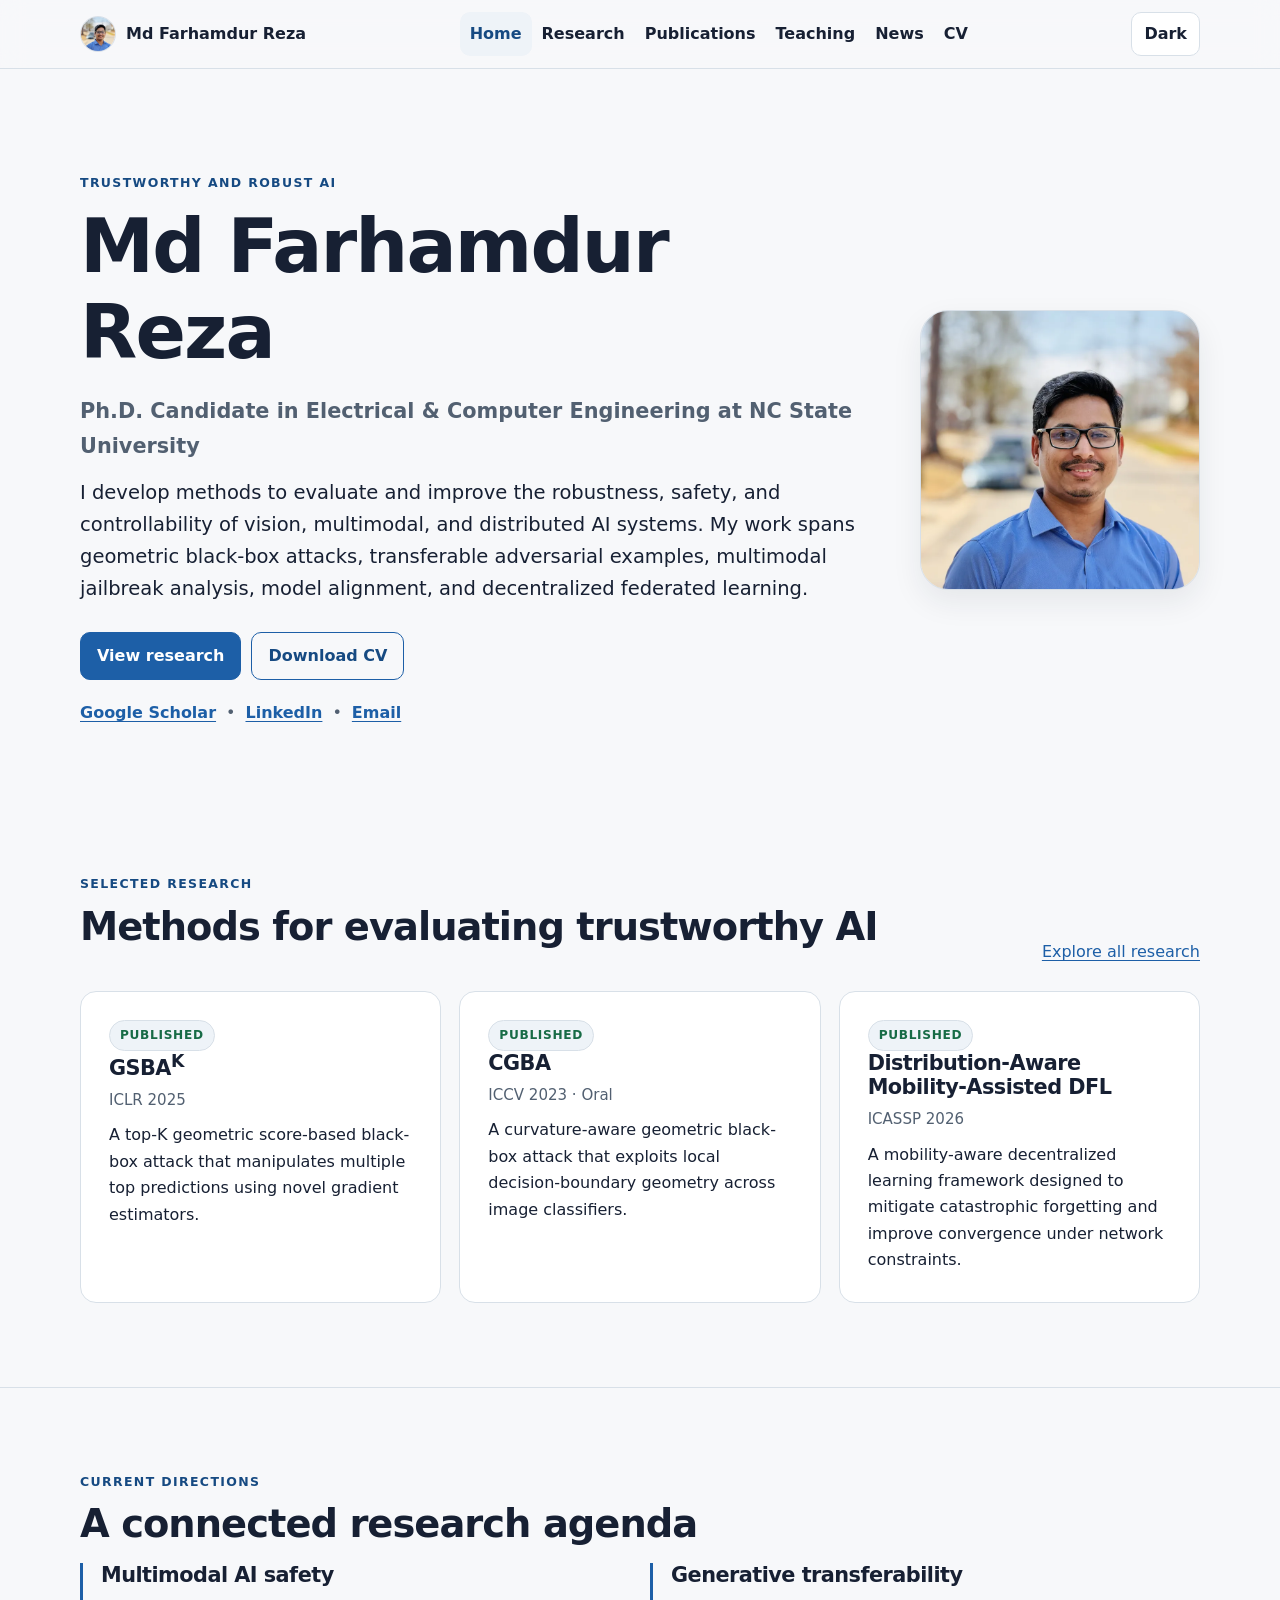
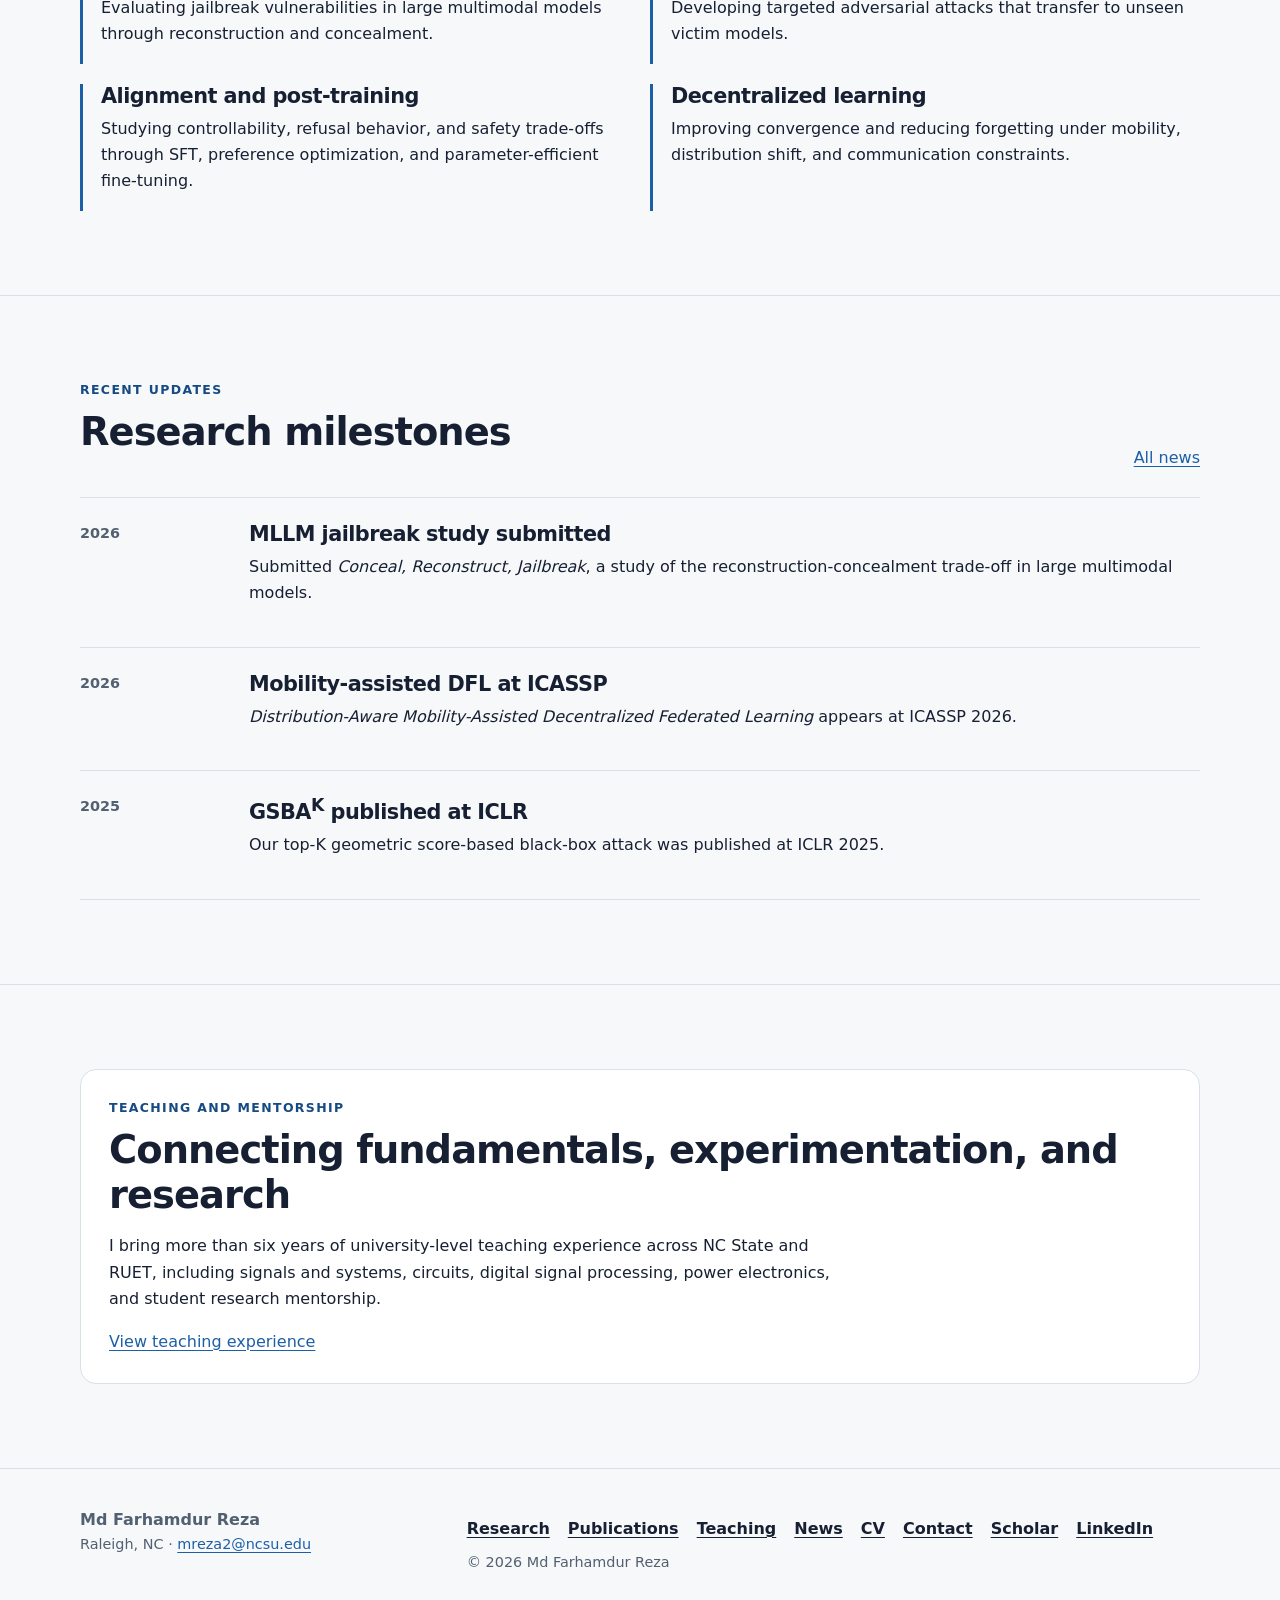
<file: index.html>
<!doctype html>
<html lang="en">
<head>
  <meta charset="utf-8">
  <meta name="viewport" content="width=device-width, initial-scale=1">
  <meta name="theme-color" content="#F7F8FA" media="(prefers-color-scheme: light)">
  <meta name="theme-color" content="#0D1420" media="(prefers-color-scheme: dark)">
  <title>Md Farhamdur Reza | Trustworthy AI Researcher</title>
  <meta name="description" content="Md Farhamdur Reza researches adversarial machine learning, multimodal AI safety, alignment, generative attacks, and decentralized federated learning.">
  <link rel="canonical" href="https://farhamdur.github.io/">
  <link rel="icon" href="favicon.svg" type="image/svg+xml">
  <link rel="stylesheet" href="assets/css/styles.css">
  <script defer src="assets/js/app.js"></script>
  <meta property="og:title" content="Md Farhamdur Reza | Trustworthy AI Researcher">
  <meta property="og:description" content="Research in adversarial machine learning, multimodal AI safety, alignment, generative attacks, and decentralized federated learning.">
  <meta property="og:type" content="website">
  <meta property="og:url" content="https://farhamdur.github.io/">
  <meta property="og:image" content="https://farhamdur.github.io/assets/img/social-card.jpg">
  <meta property="og:image:alt" content="Md Farhamdur Reza — Trustworthy AI, Adversarial ML, and Multimodal Safety">
  <meta property="og:site_name" content="Md Farhamdur Reza">
  <meta name="twitter:card" content="summary_large_image">
  <meta name="twitter:title" content="Md Farhamdur Reza | Trustworthy AI Researcher">
  <meta name="twitter:description" content="Research in adversarial machine learning, multimodal AI safety, alignment, generative attacks, and decentralized federated learning.">
  <meta name="twitter:image" content="https://farhamdur.github.io/assets/img/social-card.jpg">
  <script type="application/ld+json">
  {
    "@context": "https://schema.org",
    "@graph": [
      {
        "@type": "Person",
        "@id": "https://farhamdur.github.io/#person",
        "name": "Md Farhamdur Reza",
        "jobTitle": "Ph.D. Candidate, Electrical and Computer Engineering",
        "affiliation": {"@type": "CollegeOrUniversity", "name": "North Carolina State University"},
        "email": "mailto:mreza2@ncsu.edu",
        "url": "https://farhamdur.github.io/",
        "sameAs": [
          "https://scholar.google.com/citations?user=8SeH2_8AAAAJ&hl=en&oi=ao",
          "https://www.linkedin.com/in/farhamdur/"
        ]
      },
      {
        "@type": "WebSite",
        "@id": "https://farhamdur.github.io/#website",
        "url": "https://farhamdur.github.io/",
        "name": "Md Farhamdur Reza",
        "author": {"@id": "https://farhamdur.github.io/#person"}
      }
    ]
  }
  </script>
</head>
<body>
  <a class="skip-link" href="#main-content">Skip to content</a>
  <header class="site-header">
    <div class="container nav-shell">
      <a class="brand" href="index.html" aria-label="Md Farhamdur Reza, home">
        <picture><source srcset="assets/img/profile.webp" type="image/webp"><img src="assets/img/profile.jpeg" width="72" height="72" alt=""></picture>
        <span class="brand-label">Md Farhamdur Reza</span>
      </a>
      <nav class="site-nav" id="primary-navigation" aria-label="Primary">
        <a href="index.html" aria-current="page">Home</a><a href="research.html">Research</a><a href="publications.html">Publications</a><a href="teaching.html">Teaching</a><a href="news.html">News</a><a href="resume.html">CV</a>
      </nav>
      <div class="nav-actions">
        <button class="icon-button theme-button" type="button" data-theme-toggle aria-label="Switch to dark theme" aria-pressed="false">Dark</button>
        <button class="icon-button menu-button" type="button" data-menu-toggle aria-label="Toggle navigation" aria-expanded="false" aria-controls="primary-navigation">Menu</button>
      </div>
    </div>
  </header>

  <main id="main-content">
    <section class="hero">
      <div class="container hero-grid">
        <div class="hero-copy">
          <p class="eyebrow">Trustworthy and robust AI</p>
          <h1>Md Farhamdur Reza</h1>
          <p class="hero-role">Ph.D. Candidate in Electrical &amp; Computer Engineering at NC State University</p>
          <p class="hero-summary">I develop methods to evaluate and improve the robustness, safety, and controllability of vision, multimodal, and distributed AI systems. My work spans geometric black-box attacks, transferable adversarial examples, multimodal jailbreak analysis, model alignment, and decentralized federated learning.</p>
          <div class="actions"><a class="button primary" href="research.html">View research</a><a class="button secondary" href="docs/resume.pdf" download>Download CV</a></div>
          <div class="profile-links" aria-label="Professional profiles">
            <a href="https://scholar.google.com/citations?user=8SeH2_8AAAAJ&amp;hl=en&amp;oi=ao" target="_blank" rel="noopener">Google Scholar</a><span aria-hidden="true">•</span><a href="https://www.linkedin.com/in/farhamdur/" target="_blank" rel="noopener">LinkedIn</a><span aria-hidden="true">•</span><a href="mailto:mreza2@ncsu.edu">Email</a>
          </div>
        </div>
        <picture class="hero-photo"><source srcset="assets/img/profile.webp" type="image/webp"><img src="assets/img/profile.jpeg" width="560" height="560" alt="Portrait of Md Farhamdur Reza"></picture>
      </div>
    </section>

    <section class="section" aria-labelledby="selected-research">
      <div class="container">
        <div class="section-heading"><div><p class="eyebrow">Selected research</p><h2 id="selected-research">Methods for evaluating trustworthy AI</h2></div><a href="research.html">Explore all research</a></div>
        <div class="grid three">
          <article class="card"><span class="status">Published</span><h3>GSBA<sup>K</sup></h3><p class="meta">ICLR 2025</p><p>A top-K geometric score-based black-box attack that manipulates multiple top predictions using novel gradient estimators.</p></article>
          <article class="card"><span class="status">Published</span><h3>CGBA</h3><p class="meta">ICCV 2023 · Oral</p><p>A curvature-aware geometric black-box attack that exploits local decision-boundary geometry across image classifiers.</p></article>
          <article class="card"><span class="status">Published</span><h3>Distribution-Aware Mobility-Assisted DFL</h3><p class="meta">ICASSP 2026</p><p>A mobility-aware decentralized learning framework designed to mitigate catastrophic forgetting and improve convergence under network constraints.</p></article>
        </div>
      </div>
    </section>

    <section class="section" aria-labelledby="directions">
      <div class="container"><p class="eyebrow">Current directions</p><h2 id="directions">A connected research agenda</h2><div class="theme-list grid two">
        <article><h3>Multimodal AI safety</h3><p>Evaluating jailbreak vulnerabilities in large multimodal models through reconstruction and concealment.</p></article>
        <article><h3>Generative transferability</h3><p>Developing targeted adversarial attacks that transfer to unseen victim models.</p></article>
        <article><h3>Alignment and post-training</h3><p>Studying controllability, refusal behavior, and safety trade-offs through SFT, preference optimization, and parameter-efficient fine-tuning.</p></article>
        <article><h3>Decentralized learning</h3><p>Improving convergence and reducing forgetting under mobility, distribution shift, and communication constraints.</p></article>
      </div></div>
    </section>

    <section class="section" aria-labelledby="recent-updates">
      <div class="container"><div class="section-heading"><div><p class="eyebrow">Recent updates</p><h2 id="recent-updates">Research milestones</h2></div><a href="news.html">All news</a></div><div class="timeline">
        <article><time datetime="2026">2026</time><div><h3>MLLM jailbreak study submitted</h3><p>Submitted <cite>Conceal, Reconstruct, Jailbreak</cite>, a study of the reconstruction-concealment trade-off in large multimodal models.</p></div></article>
        <article><time datetime="2026">2026</time><div><h3>Mobility-assisted DFL at ICASSP</h3><p><cite>Distribution-Aware Mobility-Assisted Decentralized Federated Learning</cite> appears at ICASSP 2026.</p></div></article>
        <article><time datetime="2025">2025</time><div><h3>GSBA<sup>K</sup> published at ICLR</h3><p>Our top-K geometric score-based black-box attack was published at ICLR 2025.</p></div></article>
      </div></div>
    </section>

    <section class="section" aria-labelledby="teaching-preview"><div class="container"><div class="card"><p class="eyebrow">Teaching and mentorship</p><h2 id="teaching-preview">Connecting fundamentals, experimentation, and research</h2><p class="measure">I bring more than six years of university-level teaching experience across NC State and RUET, including signals and systems, circuits, digital signal processing, power electronics, and student research mentorship.</p><a href="teaching.html">View teaching experience</a></div></div></section>
  </main>

  <footer class="site-footer"><div class="container footer-grid"><div><strong>Md Farhamdur Reza</strong><p class="footer-note">Raleigh, NC · <a href="mailto:mreza2@ncsu.edu">mreza2@ncsu.edu</a></p></div><div><nav class="footer-links" aria-label="Footer"><a href="research.html">Research</a><a href="publications.html">Publications</a><a href="teaching.html">Teaching</a><a href="news.html">News</a><a href="resume.html">CV</a><a href="contact.html">Contact</a><a href="https://scholar.google.com/citations?user=8SeH2_8AAAAJ&amp;hl=en&amp;oi=ao" target="_blank" rel="noopener">Scholar</a><a href="https://www.linkedin.com/in/farhamdur/" target="_blank" rel="noopener">LinkedIn</a></nav><p class="footer-note">© 2026 Md Farhamdur Reza</p></div></div></footer>
</body>
</html>
</file>
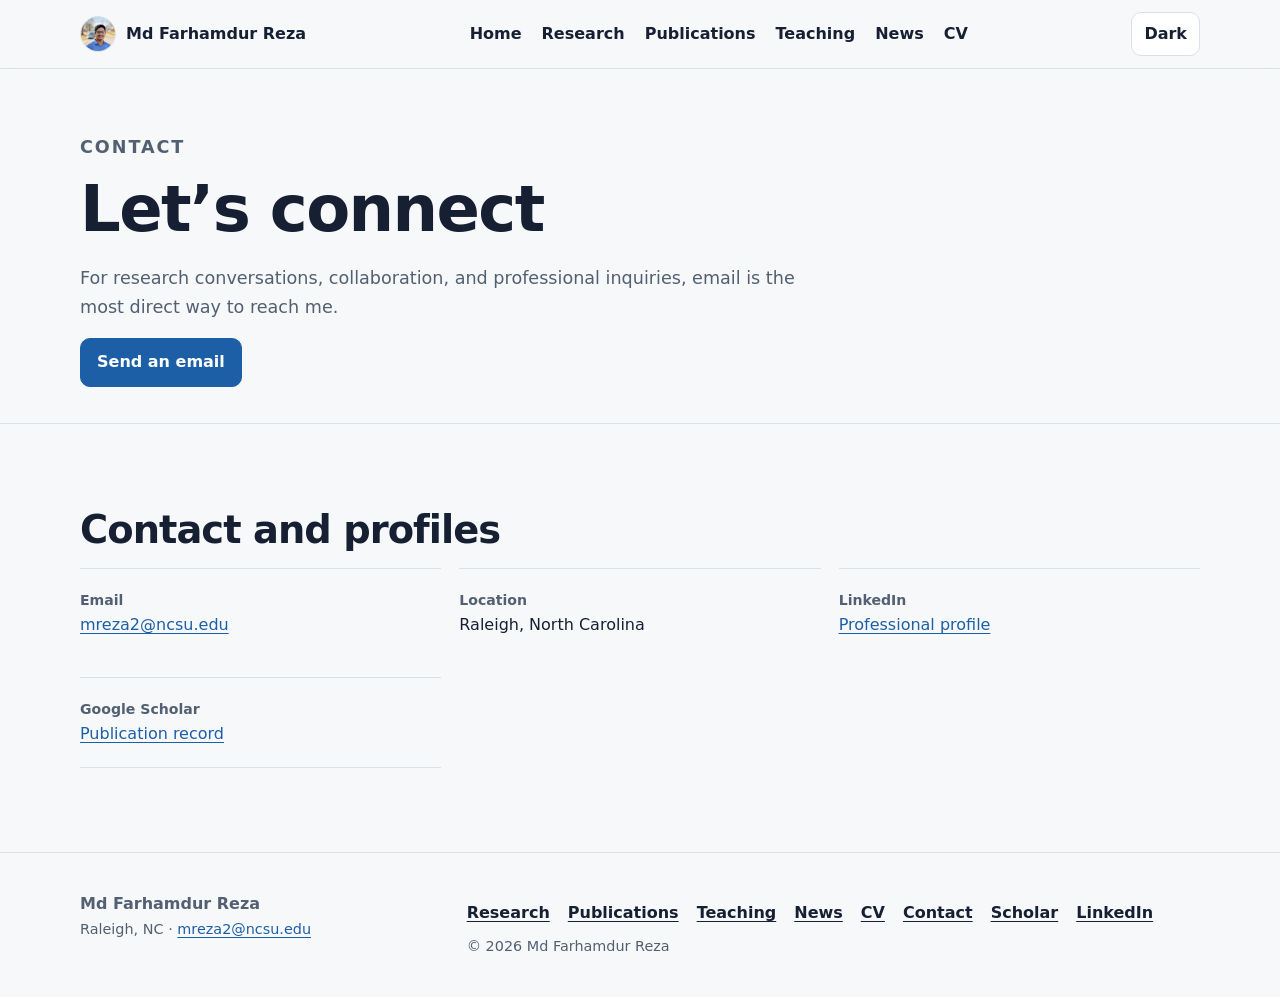
<file: contact.html>
<!doctype html><html lang="en"><head>
<meta charset="utf-8"><meta name="viewport" content="width=device-width, initial-scale=1"><meta name="theme-color" content="#F7F8FA" media="(prefers-color-scheme: light)"><meta name="theme-color" content="#0D1420" media="(prefers-color-scheme: dark)"><title>Contact | Md Farhamdur Reza</title><meta name="description" content="Contact Md Farhamdur Reza and find verified professional profiles."><link rel="canonical" href="https://farhamdur.github.io/contact.html"><link rel="icon" href="favicon.svg" type="image/svg+xml"><link rel="stylesheet" href="assets/css/styles.css"><script defer src="assets/js/app.js"></script>
<meta property="og:title" content="Contact | Md Farhamdur Reza"><meta property="og:description" content="Contact Md Farhamdur Reza and find verified professional profiles."><meta property="og:type" content="website"><meta property="og:url" content="https://farhamdur.github.io/contact.html"><meta property="og:image" content="https://farhamdur.github.io/assets/img/social-card.jpg"><meta property="og:image:alt" content="Md Farhamdur Reza — Trustworthy AI, Adversarial ML, and Multimodal Safety"><meta name="twitter:card" content="summary_large_image"><meta name="twitter:title" content="Contact | Md Farhamdur Reza"><meta name="twitter:description" content="Contact Md Farhamdur Reza and find verified professional profiles."><meta name="twitter:image" content="https://farhamdur.github.io/assets/img/social-card.jpg"><script type="application/ld+json">{"@context":"https://schema.org","@type":"ContactPage","name":"Contact | Md Farhamdur Reza","url":"https://farhamdur.github.io/contact.html","about":{"@id":"https://farhamdur.github.io/#person"},"isPartOf":{"@id":"https://farhamdur.github.io/#website"}}</script>
</head><body><a class="skip-link" href="#main-content">Skip to content</a>
<header class="site-header"><div class="container nav-shell"><a class="brand" href="index.html" aria-label="Md Farhamdur Reza, home"><picture><source srcset="assets/img/profile.webp" type="image/webp"><img src="assets/img/profile.jpeg" width="72" height="72" alt=""></picture><span class="brand-label">Md Farhamdur Reza</span></a><nav class="site-nav" id="primary-navigation" aria-label="Primary"><a href="index.html">Home</a><a href="research.html">Research</a><a href="publications.html">Publications</a><a href="teaching.html">Teaching</a><a href="news.html">News</a><a href="resume.html">CV</a></nav><div class="nav-actions"><button class="icon-button theme-button" type="button" data-theme-toggle aria-label="Switch to dark theme" aria-pressed="false">Dark</button><button class="icon-button menu-button" type="button" data-menu-toggle aria-label="Toggle navigation" aria-expanded="false" aria-controls="primary-navigation">Menu</button></div></div></header>
<main id="main-content"><header class="page-hero"><div class="container"><p class="eyebrow">Contact</p><h1>Let’s connect</h1><p>For research conversations, collaboration, and professional inquiries, email is the most direct way to reach me.</p><a class="button primary" href="mailto:mreza2@ncsu.edu">Send an email</a></div></header>
<section class="section" aria-labelledby="profiles"><div class="container"><h2 id="profiles">Contact and profiles</h2><div class="contact-panel">
<div class="contact-item"><span>Email</span><a href="mailto:mreza2@ncsu.edu">mreza2@ncsu.edu</a></div><div class="contact-item"><span>Location</span>Raleigh, North Carolina</div><div class="contact-item"><span>LinkedIn</span><a href="https://www.linkedin.com/in/farhamdur/" target="_blank" rel="noopener">Professional profile</a></div><div class="contact-item"><span>Google Scholar</span><a href="https://scholar.google.com/citations?user=8SeH2_8AAAAJ&amp;hl=en&amp;oi=ao" target="_blank" rel="noopener">Publication record</a></div>
</div></div></section></main>
<footer class="site-footer"><div class="container footer-grid"><div><strong>Md Farhamdur Reza</strong><p class="footer-note">Raleigh, NC · <a href="mailto:mreza2@ncsu.edu">mreza2@ncsu.edu</a></p></div><div><nav class="footer-links" aria-label="Footer"><a href="research.html">Research</a><a href="publications.html">Publications</a><a href="teaching.html">Teaching</a><a href="news.html">News</a><a href="resume.html">CV</a><a href="contact.html" aria-current="page">Contact</a><a href="https://scholar.google.com/citations?user=8SeH2_8AAAAJ&amp;hl=en&amp;oi=ao" target="_blank" rel="noopener">Scholar</a><a href="https://www.linkedin.com/in/farhamdur/" target="_blank" rel="noopener">LinkedIn</a></nav><p class="footer-note">© 2026 Md Farhamdur Reza</p></div></div></footer></body></html>
</file>
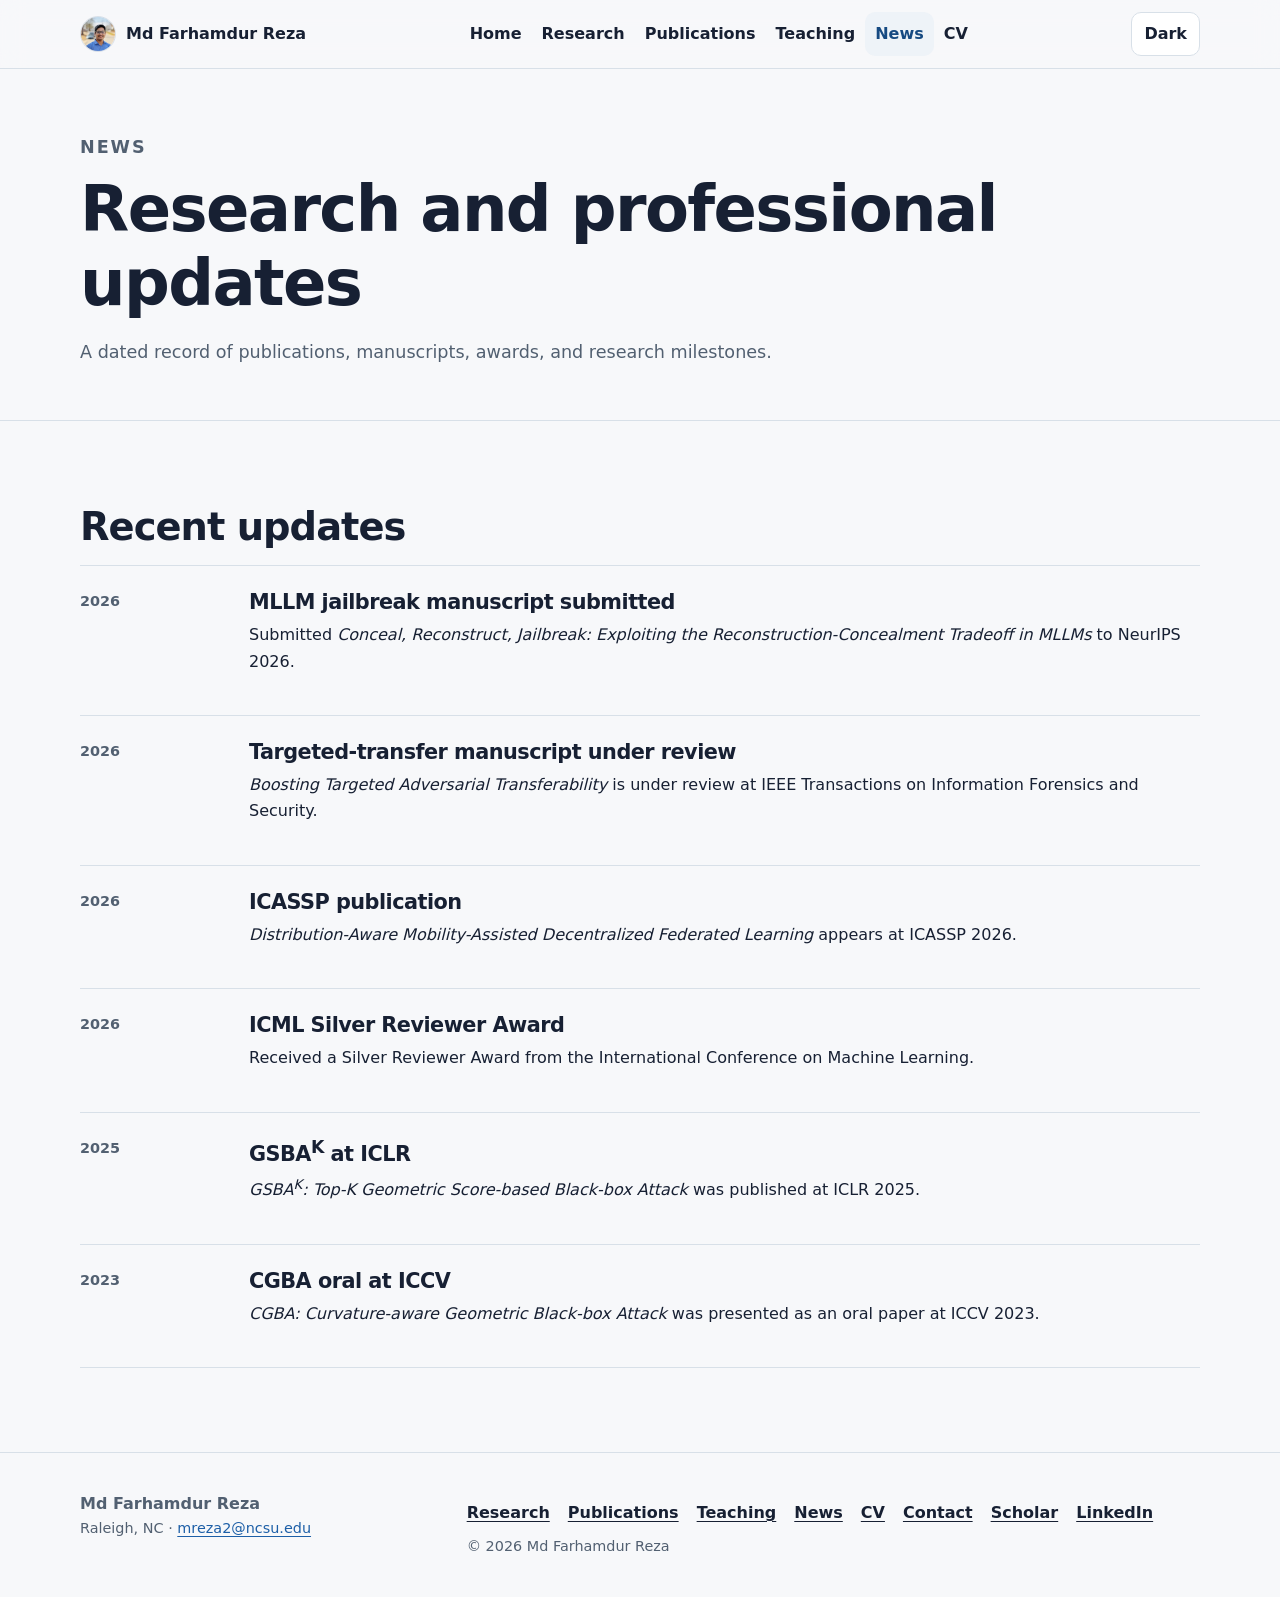
<file: news.html>
<!doctype html><html lang="en"><head>
<meta charset="utf-8"><meta name="viewport" content="width=device-width, initial-scale=1"><meta name="theme-color" content="#F7F8FA" media="(prefers-color-scheme: light)"><meta name="theme-color" content="#0D1420" media="(prefers-color-scheme: dark)"><title>News | Md Farhamdur Reza</title><meta name="description" content="Recent research publications, submissions, awards, and professional updates from Md Farhamdur Reza."><link rel="canonical" href="https://farhamdur.github.io/news.html"><link rel="icon" href="favicon.svg" type="image/svg+xml"><link rel="stylesheet" href="assets/css/styles.css"><script defer src="assets/js/app.js"></script>
<meta property="og:title" content="News | Md Farhamdur Reza"><meta property="og:description" content="Recent research and professional updates."><meta property="og:type" content="website"><meta property="og:url" content="https://farhamdur.github.io/news.html"><meta property="og:image" content="https://farhamdur.github.io/assets/img/social-card.jpg"><meta property="og:image:alt" content="Md Farhamdur Reza — Trustworthy AI, Adversarial ML, and Multimodal Safety"><meta name="twitter:card" content="summary_large_image"><meta name="twitter:title" content="News | Md Farhamdur Reza"><meta name="twitter:description" content="Recent research and professional updates."><meta name="twitter:image" content="https://farhamdur.github.io/assets/img/social-card.jpg"><script type="application/ld+json">{"@context":"https://schema.org","@type":"CollectionPage","name":"News | Md Farhamdur Reza","url":"https://farhamdur.github.io/news.html","about":{"@id":"https://farhamdur.github.io/#person"},"isPartOf":{"@id":"https://farhamdur.github.io/#website"}}</script>
</head><body><a class="skip-link" href="#main-content">Skip to content</a>
<header class="site-header"><div class="container nav-shell"><a class="brand" href="index.html" aria-label="Md Farhamdur Reza, home"><picture><source srcset="assets/img/profile.webp" type="image/webp"><img src="assets/img/profile.jpeg" width="72" height="72" alt=""></picture><span class="brand-label">Md Farhamdur Reza</span></a><nav class="site-nav" id="primary-navigation" aria-label="Primary"><a href="index.html">Home</a><a href="research.html">Research</a><a href="publications.html">Publications</a><a href="teaching.html">Teaching</a><a href="news.html" aria-current="page">News</a><a href="resume.html">CV</a></nav><div class="nav-actions"><button class="icon-button theme-button" type="button" data-theme-toggle aria-label="Switch to dark theme" aria-pressed="false">Dark</button><button class="icon-button menu-button" type="button" data-menu-toggle aria-label="Toggle navigation" aria-expanded="false" aria-controls="primary-navigation">Menu</button></div></div></header>
<main id="main-content"><header class="page-hero"><div class="container"><p class="eyebrow">News</p><h1>Research and professional updates</h1><p>A dated record of publications, manuscripts, awards, and research milestones.</p></div></header>
<section class="section" aria-labelledby="updates"><div class="container"><h2 id="updates">Recent updates</h2><div class="timeline">
<article><time datetime="2026">2026</time><div><h3>MLLM jailbreak manuscript submitted</h3><p>Submitted <cite>Conceal, Reconstruct, Jailbreak: Exploiting the Reconstruction-Concealment Tradeoff in MLLMs</cite> to NeurIPS 2026.</p></div></article>
<article><time datetime="2026">2026</time><div><h3>Targeted-transfer manuscript under review</h3><p><cite>Boosting Targeted Adversarial Transferability</cite> is under review at IEEE Transactions on Information Forensics and Security.</p></div></article>
<article><time datetime="2026">2026</time><div><h3>ICASSP publication</h3><p><cite>Distribution-Aware Mobility-Assisted Decentralized Federated Learning</cite> appears at ICASSP 2026.</p></div></article>
<article><time datetime="2026">2026</time><div><h3>ICML Silver Reviewer Award</h3><p>Received a Silver Reviewer Award from the International Conference on Machine Learning.</p></div></article>
<article><time datetime="2025">2025</time><div><h3>GSBA<sup>K</sup> at ICLR</h3><p><cite>GSBA<sup>K</sup>: Top-K Geometric Score-based Black-box Attack</cite> was published at ICLR 2025.</p></div></article>
<article><time datetime="2023">2023</time><div><h3>CGBA oral at ICCV</h3><p><cite>CGBA: Curvature-aware Geometric Black-box Attack</cite> was presented as an oral paper at ICCV 2023.</p></div></article>
</div></div></section></main>
<footer class="site-footer"><div class="container footer-grid"><div><strong>Md Farhamdur Reza</strong><p class="footer-note">Raleigh, NC · <a href="mailto:mreza2@ncsu.edu">mreza2@ncsu.edu</a></p></div><div><nav class="footer-links" aria-label="Footer"><a href="research.html">Research</a><a href="publications.html">Publications</a><a href="teaching.html">Teaching</a><a href="news.html">News</a><a href="resume.html">CV</a><a href="contact.html">Contact</a><a href="https://scholar.google.com/citations?user=8SeH2_8AAAAJ&amp;hl=en&amp;oi=ao" target="_blank" rel="noopener">Scholar</a><a href="https://www.linkedin.com/in/farhamdur/" target="_blank" rel="noopener">LinkedIn</a></nav><p class="footer-note">© 2026 Md Farhamdur Reza</p></div></div></footer></body></html>
</file>
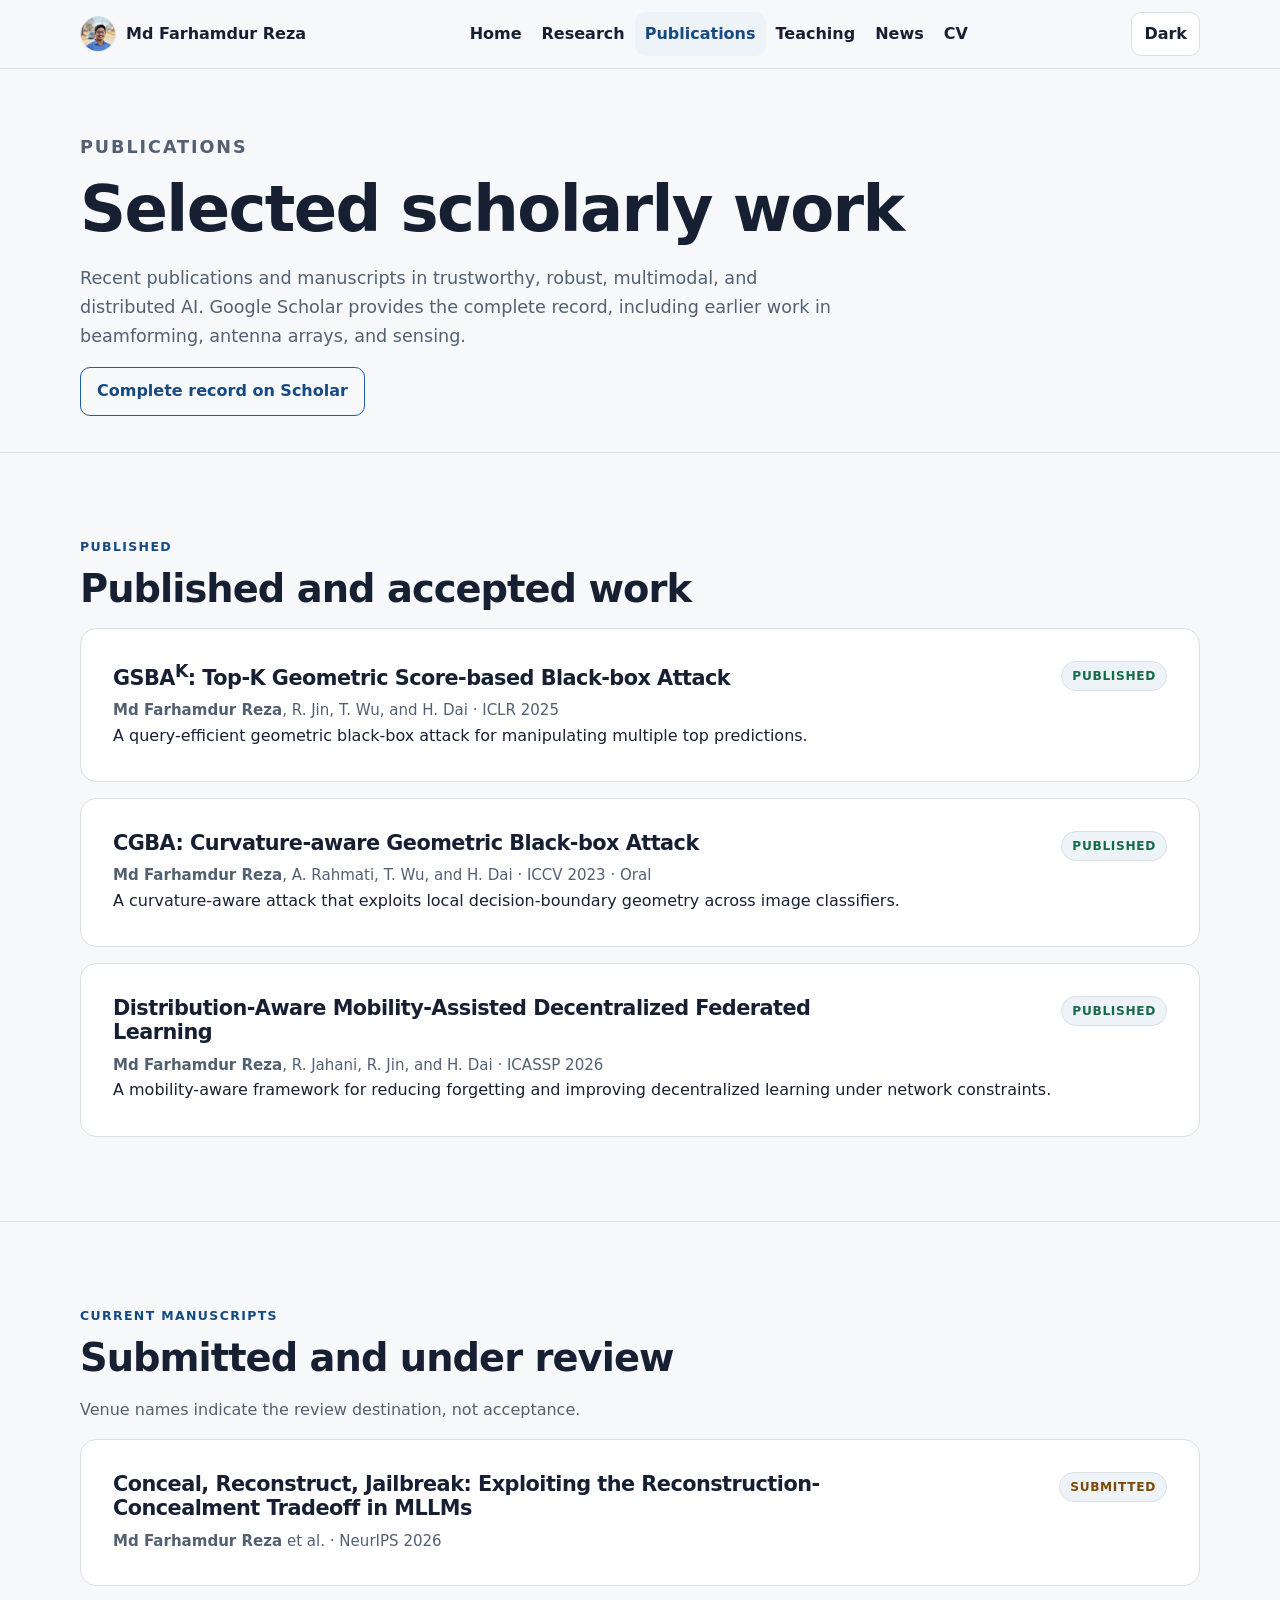
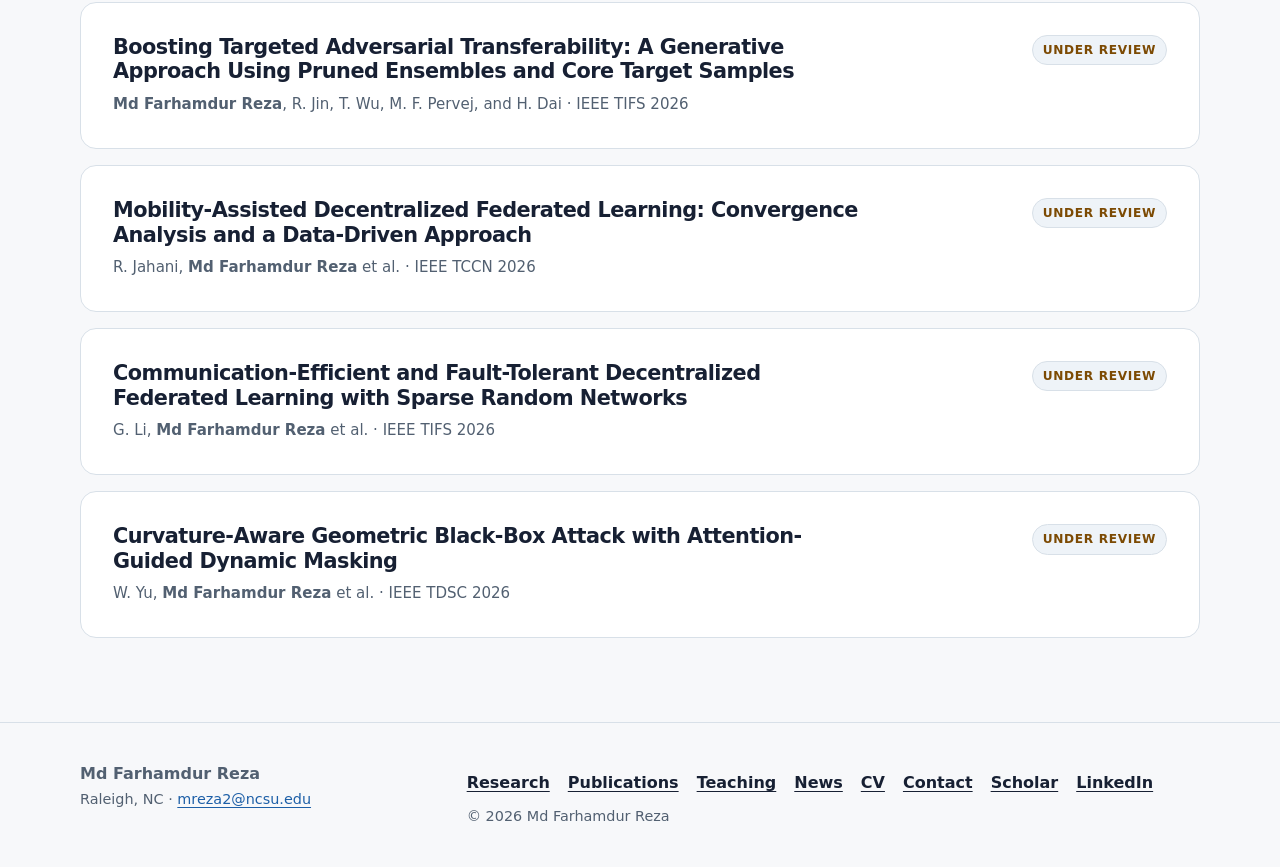
<file: publications.html>
<!doctype html>
<html lang="en"><head>
  <meta charset="utf-8"><meta name="viewport" content="width=device-width, initial-scale=1"><meta name="theme-color" content="#F7F8FA" media="(prefers-color-scheme: light)"><meta name="theme-color" content="#0D1420" media="(prefers-color-scheme: dark)">
  <title>Publications | Md Farhamdur Reza</title><meta name="description" content="Selected publications by Md Farhamdur Reza in adversarial machine learning, multimodal AI safety, and decentralized federated learning.">
  <link rel="canonical" href="https://farhamdur.github.io/publications.html"><link rel="icon" href="favicon.svg" type="image/svg+xml"><link rel="stylesheet" href="assets/css/styles.css"><script defer src="assets/js/app.js"></script>
  <meta property="og:title" content="Publications | Md Farhamdur Reza"><meta property="og:description" content="Selected publications in adversarial machine learning, multimodal safety, and decentralized learning."><meta property="og:type" content="website"><meta property="og:url" content="https://farhamdur.github.io/publications.html"><meta property="og:image" content="https://farhamdur.github.io/assets/img/social-card.jpg"><meta property="og:image:alt" content="Md Farhamdur Reza — Trustworthy AI, Adversarial ML, and Multimodal Safety"><meta name="twitter:card" content="summary_large_image"><meta name="twitter:title" content="Publications | Md Farhamdur Reza"><meta name="twitter:description" content="Selected publications in adversarial machine learning, multimodal safety, and decentralized learning."><meta name="twitter:image" content="https://farhamdur.github.io/assets/img/social-card.jpg">
  <script type="application/ld+json">{"@context":"https://schema.org","@type":"CollectionPage","name":"Publications | Md Farhamdur Reza","url":"https://farhamdur.github.io/publications.html","about":{"@id":"https://farhamdur.github.io/#person"},"isPartOf":{"@id":"https://farhamdur.github.io/#website"}}</script>
</head><body>
  <a class="skip-link" href="#main-content">Skip to content</a>
  <header class="site-header"><div class="container nav-shell"><a class="brand" href="index.html" aria-label="Md Farhamdur Reza, home"><picture><source srcset="assets/img/profile.webp" type="image/webp"><img src="assets/img/profile.jpeg" width="72" height="72" alt=""></picture><span class="brand-label">Md Farhamdur Reza</span></a><nav class="site-nav" id="primary-navigation" aria-label="Primary"><a href="index.html">Home</a><a href="research.html">Research</a><a href="publications.html" aria-current="page">Publications</a><a href="teaching.html">Teaching</a><a href="news.html">News</a><a href="resume.html">CV</a></nav><div class="nav-actions"><button class="icon-button theme-button" type="button" data-theme-toggle aria-label="Switch to dark theme" aria-pressed="false">Dark</button><button class="icon-button menu-button" type="button" data-menu-toggle aria-label="Toggle navigation" aria-expanded="false" aria-controls="primary-navigation">Menu</button></div></div></header>
  <main id="main-content"><header class="page-hero"><div class="container"><p class="eyebrow">Publications</p><h1>Selected scholarly work</h1><p>Recent publications and manuscripts in trustworthy, robust, multimodal, and distributed AI. Google Scholar provides the complete record, including earlier work in beamforming, antenna arrays, and sensing.</p><a class="button secondary" href="https://scholar.google.com/citations?user=8SeH2_8AAAAJ&amp;hl=en&amp;oi=ao" target="_blank" rel="noopener">Complete record on Scholar</a></div></header>
    <section class="section" aria-labelledby="published"><div class="container"><p class="eyebrow">Published</p><h2 id="published">Published and accepted work</h2>
      <article class="record"><div class="record-head"><div><h3>GSBA<sup>K</sup>: Top-K Geometric Score-based Black-box Attack</h3><p class="meta"><strong>Md Farhamdur Reza</strong>, R. Jin, T. Wu, and H. Dai · ICLR 2025</p></div><span class="status">Published</span></div><p>A query-efficient geometric black-box attack for manipulating multiple top predictions.</p></article>
      <article class="record"><div class="record-head"><div><h3>CGBA: Curvature-aware Geometric Black-box Attack</h3><p class="meta"><strong>Md Farhamdur Reza</strong>, A. Rahmati, T. Wu, and H. Dai · ICCV 2023 · Oral</p></div><span class="status">Published</span></div><p>A curvature-aware attack that exploits local decision-boundary geometry across image classifiers.</p></article>
      <article class="record"><div class="record-head"><div><h3>Distribution-Aware Mobility-Assisted Decentralized Federated Learning</h3><p class="meta"><strong>Md Farhamdur Reza</strong>, R. Jahani, R. Jin, and H. Dai · ICASSP 2026</p></div><span class="status">Published</span></div><p>A mobility-aware framework for reducing forgetting and improving decentralized learning under network constraints.</p></article>
    </div></section>
    <section class="section" aria-labelledby="manuscripts"><div class="container"><p class="eyebrow">Current manuscripts</p><h2 id="manuscripts">Submitted and under review</h2><p class="section-intro">Venue names indicate the review destination, not acceptance.</p>
      <article class="record"><div class="record-head"><div><h3>Conceal, Reconstruct, Jailbreak: Exploiting the Reconstruction-Concealment Tradeoff in MLLMs</h3><p class="meta"><strong>Md Farhamdur Reza</strong> et al. · NeurIPS 2026</p></div><span class="status pending">Submitted</span></div></article>
      <article class="record"><div class="record-head"><div><h3>Boosting Targeted Adversarial Transferability: A Generative Approach Using Pruned Ensembles and Core Target Samples</h3><p class="meta"><strong>Md Farhamdur Reza</strong>, R. Jin, T. Wu, M. F. Pervej, and H. Dai · IEEE TIFS 2026</p></div><span class="status pending">Under review</span></div></article>
      <article class="record"><div class="record-head"><div><h3>Mobility-Assisted Decentralized Federated Learning: Convergence Analysis and a Data-Driven Approach</h3><p class="meta">R. Jahani, <strong>Md Farhamdur Reza</strong> et al. · IEEE TCCN 2026</p></div><span class="status pending">Under review</span></div></article>
      <article class="record"><div class="record-head"><div><h3>Communication-Efficient and Fault-Tolerant Decentralized Federated Learning with Sparse Random Networks</h3><p class="meta">G. Li, <strong>Md Farhamdur Reza</strong> et al. · IEEE TIFS 2026</p></div><span class="status pending">Under review</span></div></article>
      <article class="record"><div class="record-head"><div><h3>Curvature-Aware Geometric Black-Box Attack with Attention-Guided Dynamic Masking</h3><p class="meta">W. Yu, <strong>Md Farhamdur Reza</strong> et al. · IEEE TDSC 2026</p></div><span class="status pending">Under review</span></div></article>
    </div></section>
  </main>
  <footer class="site-footer"><div class="container footer-grid"><div><strong>Md Farhamdur Reza</strong><p class="footer-note">Raleigh, NC · <a href="mailto:mreza2@ncsu.edu">mreza2@ncsu.edu</a></p></div><div><nav class="footer-links" aria-label="Footer"><a href="research.html">Research</a><a href="publications.html">Publications</a><a href="teaching.html">Teaching</a><a href="news.html">News</a><a href="resume.html">CV</a><a href="contact.html">Contact</a><a href="https://scholar.google.com/citations?user=8SeH2_8AAAAJ&amp;hl=en&amp;oi=ao" target="_blank" rel="noopener">Scholar</a><a href="https://www.linkedin.com/in/farhamdur/" target="_blank" rel="noopener">LinkedIn</a></nav><p class="footer-note">© 2026 Md Farhamdur Reza</p></div></div></footer>
</body></html>
</file>
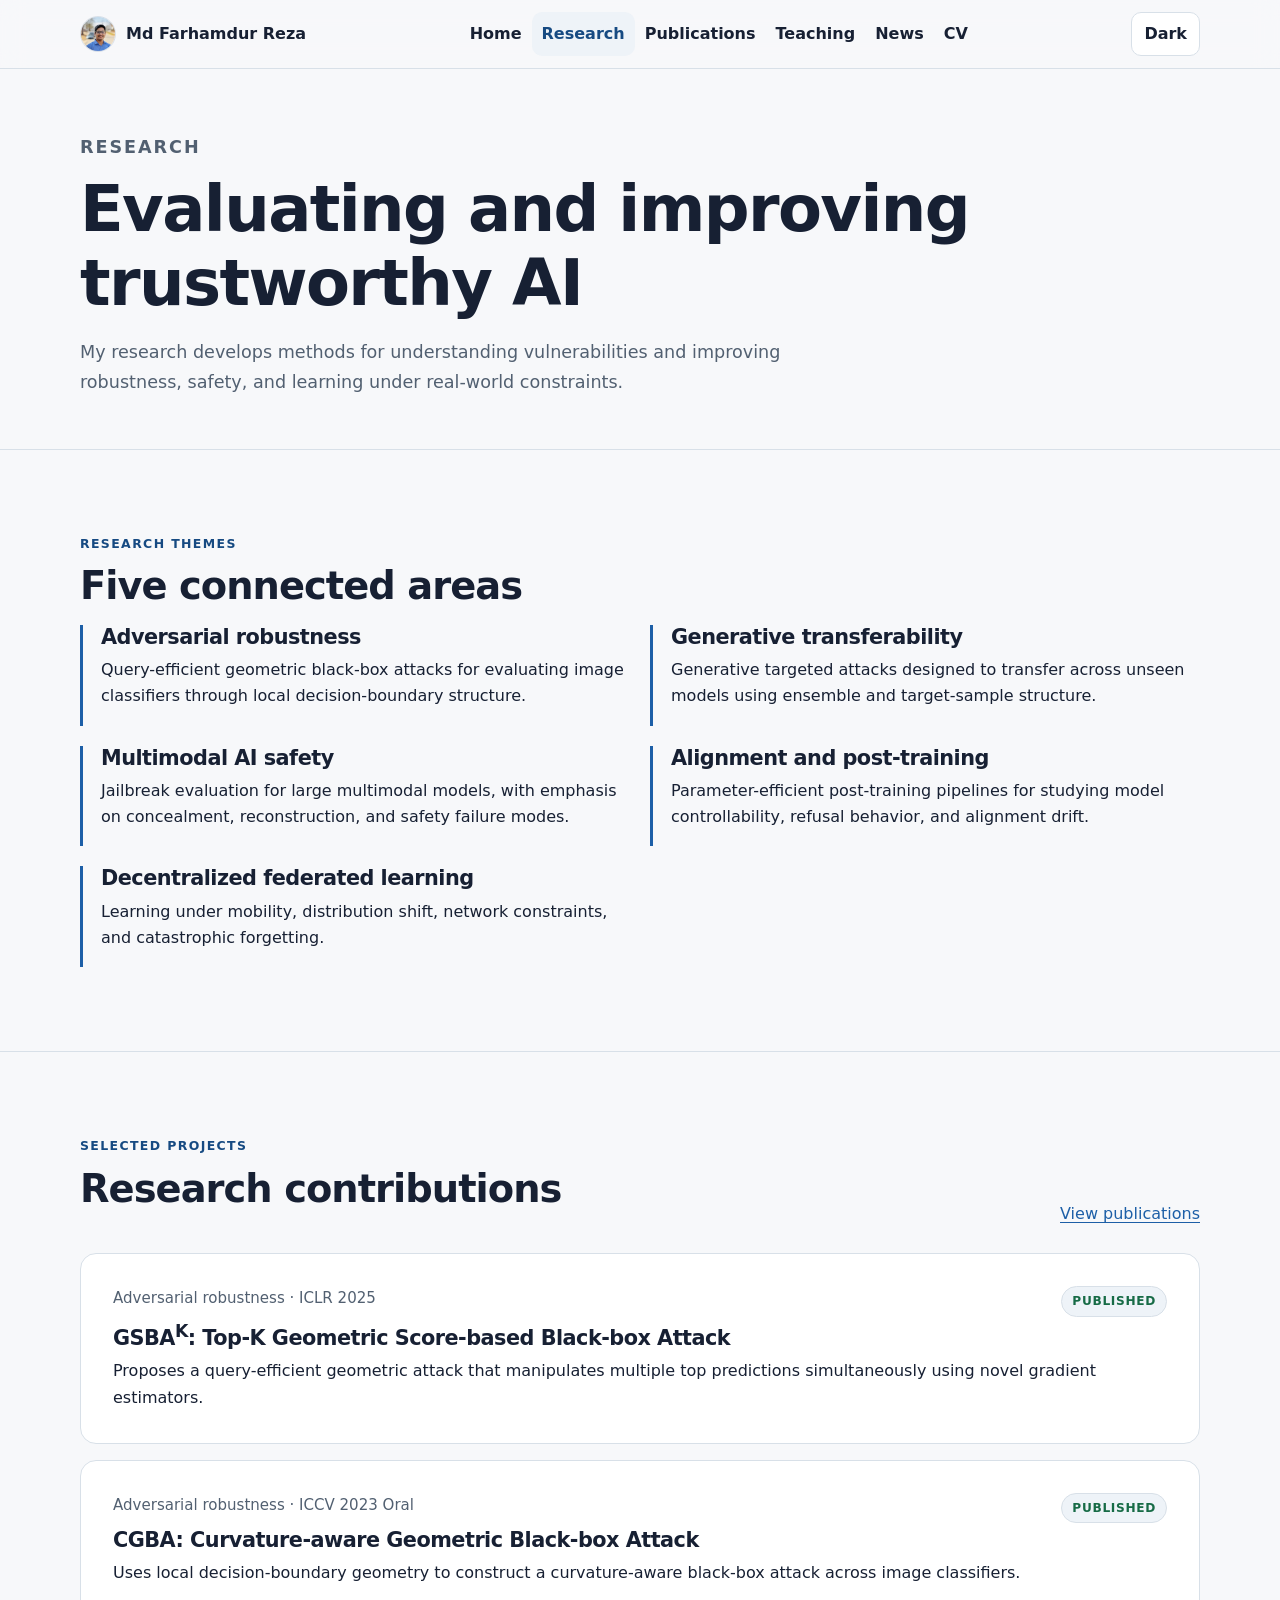
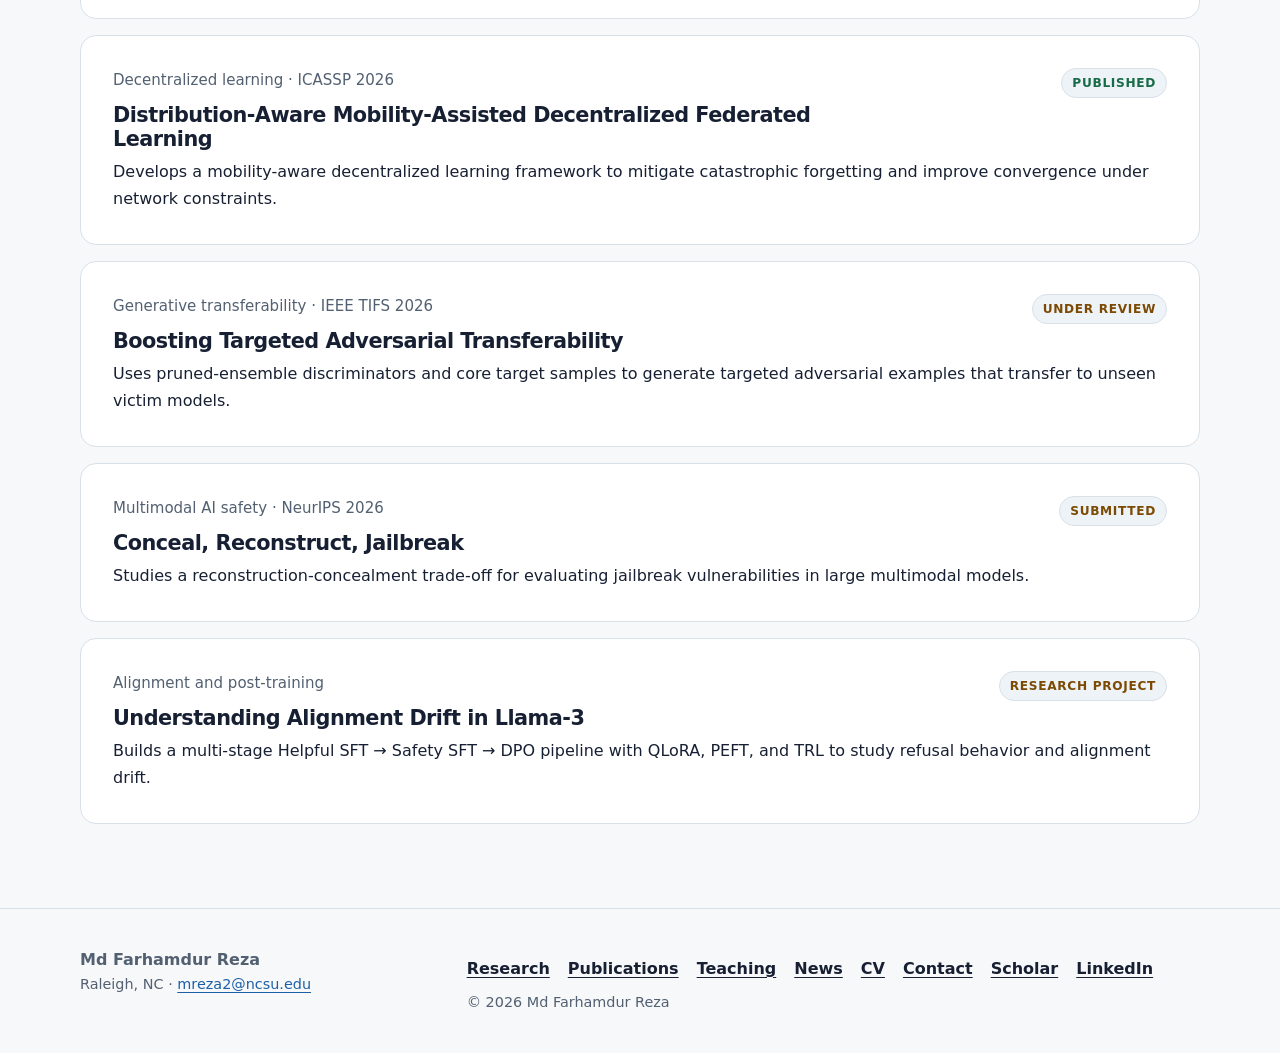
<file: research.html>
<!doctype html>
<html lang="en">
<head>
  <meta charset="utf-8"><meta name="viewport" content="width=device-width, initial-scale=1">
  <meta name="theme-color" content="#F7F8FA" media="(prefers-color-scheme: light)"><meta name="theme-color" content="#0D1420" media="(prefers-color-scheme: dark)">
  <title>Research | Md Farhamdur Reza</title>
  <meta name="description" content="Research by Md Farhamdur Reza in adversarial robustness, generative attacks, multimodal AI safety, alignment, and decentralized federated learning.">
  <link rel="canonical" href="https://farhamdur.github.io/research.html"><link rel="icon" href="favicon.svg" type="image/svg+xml"><link rel="stylesheet" href="assets/css/styles.css"><script defer src="assets/js/app.js"></script>
  <meta property="og:title" content="Research | Md Farhamdur Reza"><meta property="og:description" content="Selected research in trustworthy, robust, multimodal, and distributed AI."><meta property="og:type" content="website"><meta property="og:url" content="https://farhamdur.github.io/research.html"><meta property="og:image" content="https://farhamdur.github.io/assets/img/social-card.jpg"><meta property="og:image:alt" content="Md Farhamdur Reza — Trustworthy AI, Adversarial ML, and Multimodal Safety"><meta name="twitter:card" content="summary_large_image"><meta name="twitter:title" content="Research | Md Farhamdur Reza"><meta name="twitter:description" content="Selected research in trustworthy, robust, multimodal, and distributed AI."><meta name="twitter:image" content="https://farhamdur.github.io/assets/img/social-card.jpg">
  <script type="application/ld+json">{"@context":"https://schema.org","@type":"WebPage","name":"Research | Md Farhamdur Reza","url":"https://farhamdur.github.io/research.html","about":{"@id":"https://farhamdur.github.io/#person"},"isPartOf":{"@id":"https://farhamdur.github.io/#website"}}</script>
</head>
<body>
  <a class="skip-link" href="#main-content">Skip to content</a>
  <header class="site-header"><div class="container nav-shell"><a class="brand" href="index.html" aria-label="Md Farhamdur Reza, home"><picture><source srcset="assets/img/profile.webp" type="image/webp"><img src="assets/img/profile.jpeg" width="72" height="72" alt=""></picture><span class="brand-label">Md Farhamdur Reza</span></a><nav class="site-nav" id="primary-navigation" aria-label="Primary"><a href="index.html">Home</a><a href="research.html" aria-current="page">Research</a><a href="publications.html">Publications</a><a href="teaching.html">Teaching</a><a href="news.html">News</a><a href="resume.html">CV</a></nav><div class="nav-actions"><button class="icon-button theme-button" type="button" data-theme-toggle aria-label="Switch to dark theme" aria-pressed="false">Dark</button><button class="icon-button menu-button" type="button" data-menu-toggle aria-label="Toggle navigation" aria-expanded="false" aria-controls="primary-navigation">Menu</button></div></div></header>
  <main id="main-content">
    <header class="page-hero"><div class="container"><p class="eyebrow">Research</p><h1>Evaluating and improving trustworthy AI</h1><p>My research develops methods for understanding vulnerabilities and improving robustness, safety, and learning under real-world constraints.</p></div></header>
    <section class="section" aria-labelledby="themes"><div class="container"><p class="eyebrow">Research themes</p><h2 id="themes">Five connected areas</h2><div class="theme-list grid two">
      <article><h3>Adversarial robustness</h3><p>Query-efficient geometric black-box attacks for evaluating image classifiers through local decision-boundary structure.</p></article>
      <article><h3>Generative transferability</h3><p>Generative targeted attacks designed to transfer across unseen models using ensemble and target-sample structure.</p></article>
      <article><h3>Multimodal AI safety</h3><p>Jailbreak evaluation for large multimodal models, with emphasis on concealment, reconstruction, and safety failure modes.</p></article>
      <article><h3>Alignment and post-training</h3><p>Parameter-efficient post-training pipelines for studying model controllability, refusal behavior, and alignment drift.</p></article>
      <article><h3>Decentralized federated learning</h3><p>Learning under mobility, distribution shift, network constraints, and catastrophic forgetting.</p></article>
    </div></div></section>
    <section class="section" aria-labelledby="projects"><div class="container"><div class="section-heading"><div><p class="eyebrow">Selected projects</p><h2 id="projects">Research contributions</h2></div><a href="publications.html">View publications</a></div>
      <article class="record"><div class="record-head"><div><p class="meta">Adversarial robustness · ICLR 2025</p><h3>GSBA<sup>K</sup>: Top-K Geometric Score-based Black-box Attack</h3></div><span class="status">Published</span></div><p>Proposes a query-efficient geometric attack that manipulates multiple top predictions simultaneously using novel gradient estimators.</p></article>
      <article class="record"><div class="record-head"><div><p class="meta">Adversarial robustness · ICCV 2023 Oral</p><h3>CGBA: Curvature-aware Geometric Black-box Attack</h3></div><span class="status">Published</span></div><p>Uses local decision-boundary geometry to construct a curvature-aware black-box attack across image classifiers.</p></article>
      <article class="record"><div class="record-head"><div><p class="meta">Decentralized learning · ICASSP 2026</p><h3>Distribution-Aware Mobility-Assisted Decentralized Federated Learning</h3></div><span class="status">Published</span></div><p>Develops a mobility-aware decentralized learning framework to mitigate catastrophic forgetting and improve convergence under network constraints.</p></article>
      <article class="record"><div class="record-head"><div><p class="meta">Generative transferability · IEEE TIFS 2026</p><h3>Boosting Targeted Adversarial Transferability</h3></div><span class="status pending">Under review</span></div><p>Uses pruned-ensemble discriminators and core target samples to generate targeted adversarial examples that transfer to unseen victim models.</p></article>
      <article class="record"><div class="record-head"><div><p class="meta">Multimodal AI safety · NeurIPS 2026</p><h3>Conceal, Reconstruct, Jailbreak</h3></div><span class="status pending">Submitted</span></div><p>Studies a reconstruction-concealment trade-off for evaluating jailbreak vulnerabilities in large multimodal models.</p></article>
      <article class="record"><div class="record-head"><div><p class="meta">Alignment and post-training</p><h3>Understanding Alignment Drift in Llama-3</h3></div><span class="status pending">Research project</span></div><p>Builds a multi-stage Helpful SFT → Safety SFT → DPO pipeline with QLoRA, PEFT, and TRL to study refusal behavior and alignment drift.</p></article>
    </div></section>
  </main>
  <footer class="site-footer"><div class="container footer-grid"><div><strong>Md Farhamdur Reza</strong><p class="footer-note">Raleigh, NC · <a href="mailto:mreza2@ncsu.edu">mreza2@ncsu.edu</a></p></div><div><nav class="footer-links" aria-label="Footer"><a href="research.html">Research</a><a href="publications.html">Publications</a><a href="teaching.html">Teaching</a><a href="news.html">News</a><a href="resume.html">CV</a><a href="contact.html">Contact</a><a href="https://scholar.google.com/citations?user=8SeH2_8AAAAJ&amp;hl=en&amp;oi=ao" target="_blank" rel="noopener">Scholar</a><a href="https://www.linkedin.com/in/farhamdur/" target="_blank" rel="noopener">LinkedIn</a></nav><p class="footer-note">© 2026 Md Farhamdur Reza</p></div></div></footer>
</body></html>
</file>
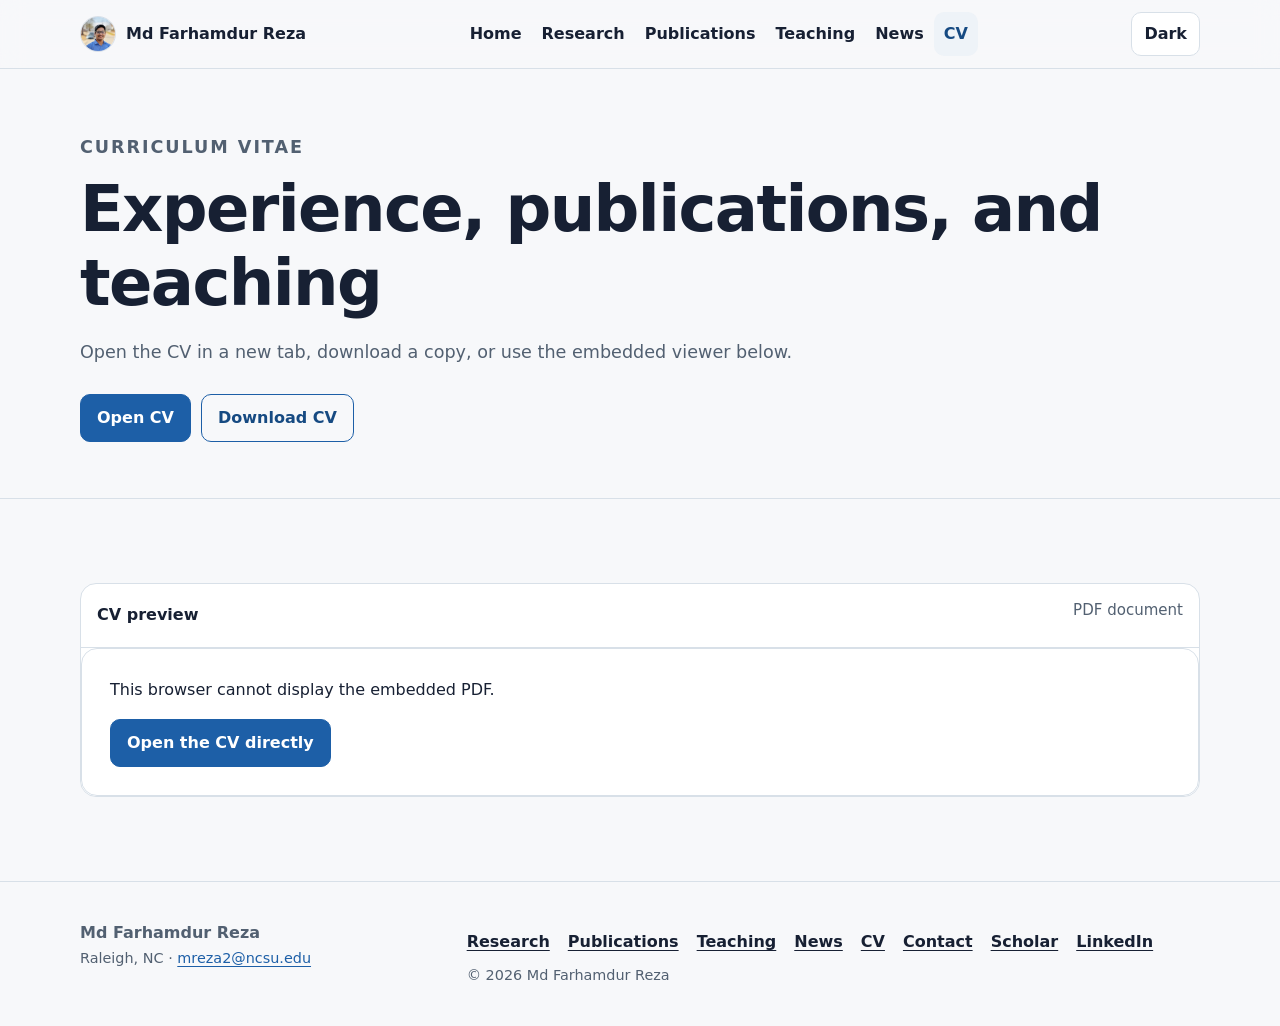
<file: resume.html>
<!doctype html><html lang="en"><head>
<meta charset="utf-8"><meta name="viewport" content="width=device-width, initial-scale=1"><meta name="theme-color" content="#F7F8FA" media="(prefers-color-scheme: light)"><meta name="theme-color" content="#0D1420" media="(prefers-color-scheme: dark)"><title>CV | Md Farhamdur Reza</title><meta name="description" content="View or download the curriculum vitae of Md Farhamdur Reza."><link rel="canonical" href="https://farhamdur.github.io/resume.html"><link rel="icon" href="favicon.svg" type="image/svg+xml"><link rel="stylesheet" href="assets/css/styles.css"><script defer src="assets/js/app.js"></script>
<meta property="og:title" content="CV | Md Farhamdur Reza"><meta property="og:description" content="View or download the curriculum vitae of Md Farhamdur Reza."><meta property="og:type" content="website"><meta property="og:url" content="https://farhamdur.github.io/resume.html"><meta property="og:image" content="https://farhamdur.github.io/assets/img/social-card.jpg"><meta property="og:image:alt" content="Md Farhamdur Reza — Trustworthy AI, Adversarial ML, and Multimodal Safety"><meta name="twitter:card" content="summary_large_image"><meta name="twitter:title" content="CV | Md Farhamdur Reza"><meta name="twitter:description" content="View or download the curriculum vitae of Md Farhamdur Reza."><meta name="twitter:image" content="https://farhamdur.github.io/assets/img/social-card.jpg"><script type="application/ld+json">{"@context":"https://schema.org","@type":"ProfilePage","name":"CV | Md Farhamdur Reza","url":"https://farhamdur.github.io/resume.html","mainEntity":{"@id":"https://farhamdur.github.io/#person"},"isPartOf":{"@id":"https://farhamdur.github.io/#website"}}</script>
</head><body><a class="skip-link" href="#main-content">Skip to content</a>
<header class="site-header"><div class="container nav-shell"><a class="brand" href="index.html" aria-label="Md Farhamdur Reza, home"><picture><source srcset="assets/img/profile.webp" type="image/webp"><img src="assets/img/profile.jpeg" width="72" height="72" alt=""></picture><span class="brand-label">Md Farhamdur Reza</span></a><nav class="site-nav" id="primary-navigation" aria-label="Primary"><a href="index.html">Home</a><a href="research.html">Research</a><a href="publications.html">Publications</a><a href="teaching.html">Teaching</a><a href="news.html">News</a><a href="resume.html" aria-current="page">CV</a></nav><div class="nav-actions"><button class="icon-button theme-button" type="button" data-theme-toggle aria-label="Switch to dark theme" aria-pressed="false">Dark</button><button class="icon-button menu-button" type="button" data-menu-toggle aria-label="Toggle navigation" aria-expanded="false" aria-controls="primary-navigation">Menu</button></div></div></header>
<main id="main-content"><header class="page-hero"><div class="container"><p class="eyebrow">Curriculum vitae</p><h1>Experience, publications, and teaching</h1><p>Open the CV in a new tab, download a copy, or use the embedded viewer below.</p><div class="actions"><a class="button primary" href="docs/resume.pdf" target="_blank" rel="noopener">Open CV</a><a class="button secondary" href="docs/resume.pdf" download>Download CV</a></div></div></header>
<section class="section" aria-labelledby="cv-viewer"><div class="container"><div class="resume-viewer"><div class="viewer-bar"><strong id="cv-viewer">CV preview</strong><span class="meta">PDF document</span></div><object class="resume-frame" data="docs/resume.pdf" type="application/pdf"><div class="card"><p>This browser cannot display the embedded PDF.</p><a class="button primary" href="docs/resume.pdf">Open the CV directly</a></div></object></div></div></section></main>
<footer class="site-footer"><div class="container footer-grid"><div><strong>Md Farhamdur Reza</strong><p class="footer-note">Raleigh, NC · <a href="mailto:mreza2@ncsu.edu">mreza2@ncsu.edu</a></p></div><div><nav class="footer-links" aria-label="Footer"><a href="research.html">Research</a><a href="publications.html">Publications</a><a href="teaching.html">Teaching</a><a href="news.html">News</a><a href="resume.html">CV</a><a href="contact.html">Contact</a><a href="https://scholar.google.com/citations?user=8SeH2_8AAAAJ&amp;hl=en&amp;oi=ao" target="_blank" rel="noopener">Scholar</a><a href="https://www.linkedin.com/in/farhamdur/" target="_blank" rel="noopener">LinkedIn</a></nav><p class="footer-note">© 2026 Md Farhamdur Reza</p></div></div></footer></body></html>
</file>
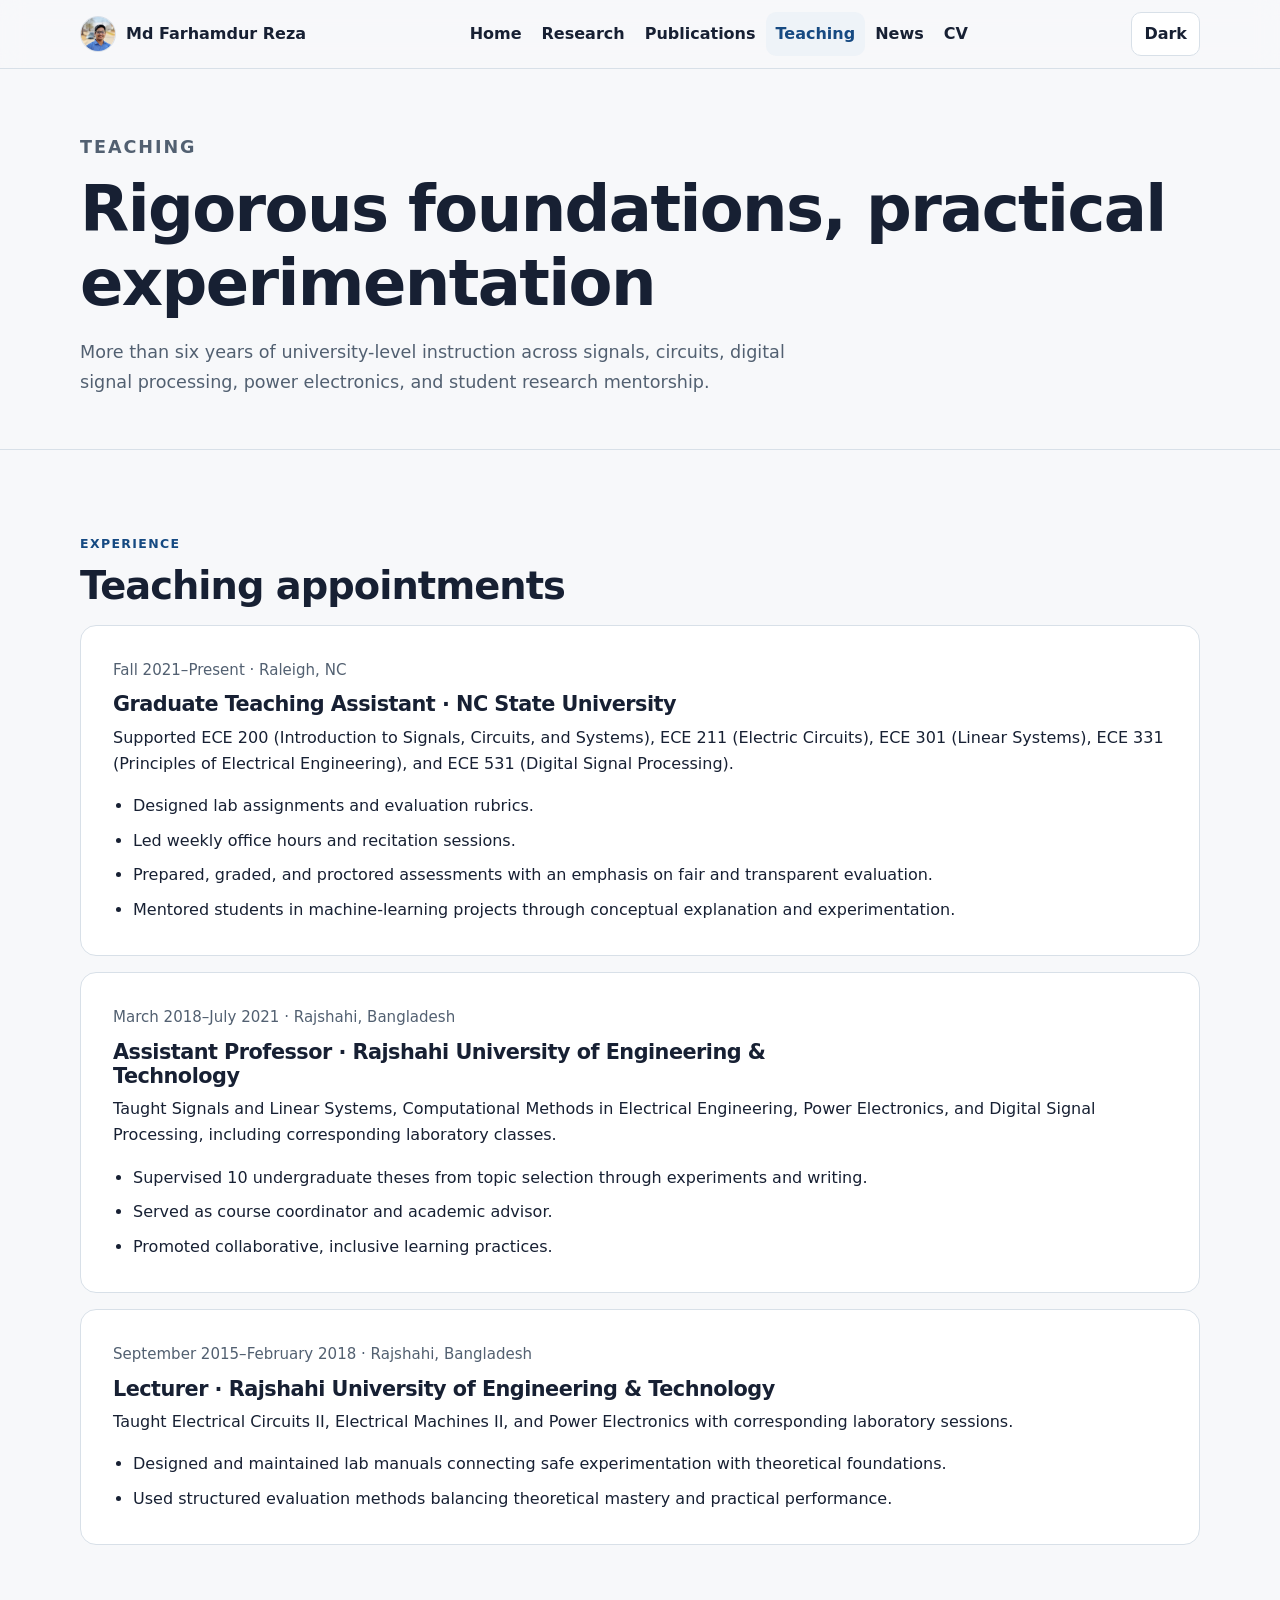
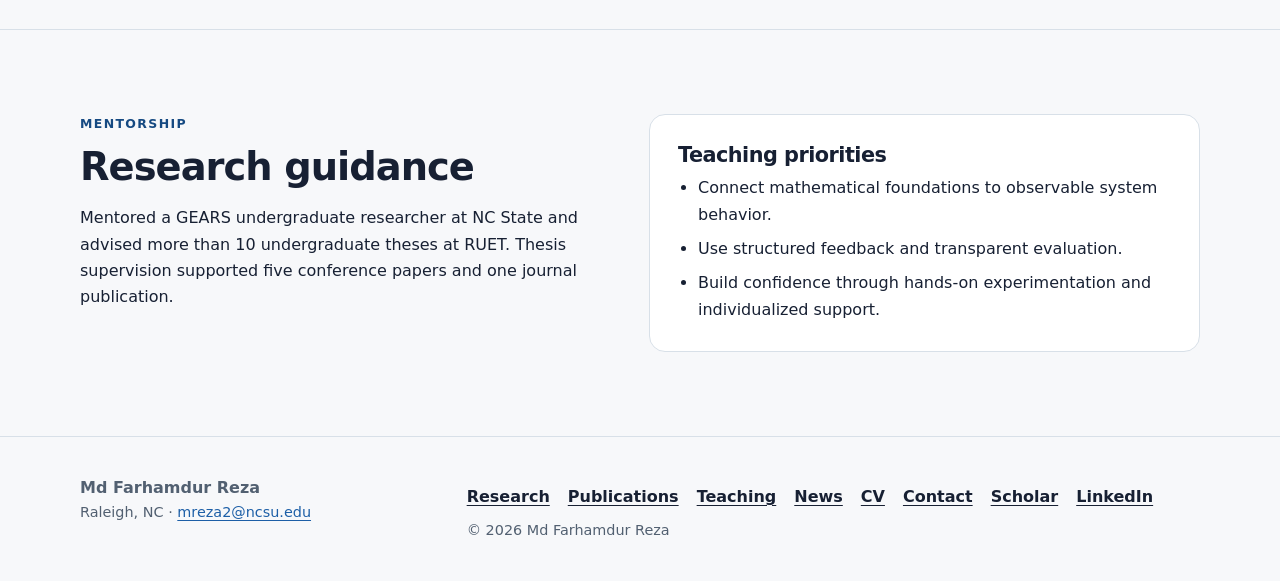
<file: teaching.html>
<!doctype html><html lang="en"><head>
<meta charset="utf-8"><meta name="viewport" content="width=device-width, initial-scale=1"><meta name="theme-color" content="#F7F8FA" media="(prefers-color-scheme: light)"><meta name="theme-color" content="#0D1420" media="(prefers-color-scheme: dark)">
<title>Teaching | Md Farhamdur Reza</title><meta name="description" content="University teaching, course development, and student mentorship by Md Farhamdur Reza at NC State and RUET."><link rel="canonical" href="https://farhamdur.github.io/teaching.html"><link rel="icon" href="favicon.svg" type="image/svg+xml"><link rel="stylesheet" href="assets/css/styles.css"><script defer src="assets/js/app.js"></script>
<meta property="og:title" content="Teaching | Md Farhamdur Reza"><meta property="og:description" content="University teaching, course development, and student mentorship at NC State and RUET."><meta property="og:type" content="website"><meta property="og:url" content="https://farhamdur.github.io/teaching.html"><meta property="og:image" content="https://farhamdur.github.io/assets/img/social-card.jpg"><meta property="og:image:alt" content="Md Farhamdur Reza — Trustworthy AI, Adversarial ML, and Multimodal Safety"><meta name="twitter:card" content="summary_large_image"><meta name="twitter:title" content="Teaching | Md Farhamdur Reza"><meta name="twitter:description" content="University teaching, course development, and student mentorship at NC State and RUET."><meta name="twitter:image" content="https://farhamdur.github.io/assets/img/social-card.jpg"><script type="application/ld+json">{"@context":"https://schema.org","@type":"WebPage","name":"Teaching | Md Farhamdur Reza","url":"https://farhamdur.github.io/teaching.html","about":{"@id":"https://farhamdur.github.io/#person"},"isPartOf":{"@id":"https://farhamdur.github.io/#website"}}</script>
</head><body><a class="skip-link" href="#main-content">Skip to content</a>
<header class="site-header"><div class="container nav-shell"><a class="brand" href="index.html" aria-label="Md Farhamdur Reza, home"><picture><source srcset="assets/img/profile.webp" type="image/webp"><img src="assets/img/profile.jpeg" width="72" height="72" alt=""></picture><span class="brand-label">Md Farhamdur Reza</span></a><nav class="site-nav" id="primary-navigation" aria-label="Primary"><a href="index.html">Home</a><a href="research.html">Research</a><a href="publications.html">Publications</a><a href="teaching.html" aria-current="page">Teaching</a><a href="news.html">News</a><a href="resume.html">CV</a></nav><div class="nav-actions"><button class="icon-button theme-button" type="button" data-theme-toggle aria-label="Switch to dark theme" aria-pressed="false">Dark</button><button class="icon-button menu-button" type="button" data-menu-toggle aria-label="Toggle navigation" aria-expanded="false" aria-controls="primary-navigation">Menu</button></div></div></header>
<main id="main-content"><header class="page-hero"><div class="container"><p class="eyebrow">Teaching</p><h1>Rigorous foundations, practical experimentation</h1><p>More than six years of university-level instruction across signals, circuits, digital signal processing, power electronics, and student research mentorship.</p></div></header>
<section class="section" aria-labelledby="experience"><div class="container"><p class="eyebrow">Experience</p><h2 id="experience">Teaching appointments</h2>
<article class="record"><div class="record-head"><div><p class="meta">Fall 2021–Present · Raleigh, NC</p><h3>Graduate Teaching Assistant · NC State University</h3></div></div><p>Supported ECE 200 (Introduction to Signals, Circuits, and Systems), ECE 211 (Electric Circuits), ECE 301 (Linear Systems), ECE 331 (Principles of Electrical Engineering), and ECE 531 (Digital Signal Processing).</p><ul><li>Designed lab assignments and evaluation rubrics.</li><li>Led weekly office hours and recitation sessions.</li><li>Prepared, graded, and proctored assessments with an emphasis on fair and transparent evaluation.</li><li>Mentored students in machine-learning projects through conceptual explanation and experimentation.</li></ul></article>
<article class="record"><div class="record-head"><div><p class="meta">March 2018–July 2021 · Rajshahi, Bangladesh</p><h3>Assistant Professor · Rajshahi University of Engineering &amp; Technology</h3></div></div><p>Taught Signals and Linear Systems, Computational Methods in Electrical Engineering, Power Electronics, and Digital Signal Processing, including corresponding laboratory classes.</p><ul><li>Supervised 10 undergraduate theses from topic selection through experiments and writing.</li><li>Served as course coordinator and academic advisor.</li><li>Promoted collaborative, inclusive learning practices.</li></ul></article>
<article class="record"><div class="record-head"><div><p class="meta">September 2015–February 2018 · Rajshahi, Bangladesh</p><h3>Lecturer · Rajshahi University of Engineering &amp; Technology</h3></div></div><p>Taught Electrical Circuits II, Electrical Machines II, and Power Electronics with corresponding laboratory sessions.</p><ul><li>Designed and maintained lab manuals connecting safe experimentation with theoretical foundations.</li><li>Used structured evaluation methods balancing theoretical mastery and practical performance.</li></ul></article>
</div></section>
<section class="section" aria-labelledby="mentorship"><div class="container grid two"><div><p class="eyebrow">Mentorship</p><h2 id="mentorship">Research guidance</h2><p>Mentored a GEARS undergraduate researcher at NC State and advised more than 10 undergraduate theses at RUET. Thesis supervision supported five conference papers and one journal publication.</p></div><div class="card"><h3>Teaching priorities</h3><ul><li>Connect mathematical foundations to observable system behavior.</li><li>Use structured feedback and transparent evaluation.</li><li>Build confidence through hands-on experimentation and individualized support.</li></ul></div></div></section>
</main><footer class="site-footer"><div class="container footer-grid"><div><strong>Md Farhamdur Reza</strong><p class="footer-note">Raleigh, NC · <a href="mailto:mreza2@ncsu.edu">mreza2@ncsu.edu</a></p></div><div><nav class="footer-links" aria-label="Footer"><a href="research.html">Research</a><a href="publications.html">Publications</a><a href="teaching.html">Teaching</a><a href="news.html">News</a><a href="resume.html">CV</a><a href="contact.html">Contact</a><a href="https://scholar.google.com/citations?user=8SeH2_8AAAAJ&amp;hl=en&amp;oi=ao" target="_blank" rel="noopener">Scholar</a><a href="https://www.linkedin.com/in/farhamdur/" target="_blank" rel="noopener">LinkedIn</a></nav><p class="footer-note">© 2026 Md Farhamdur Reza</p></div></div></footer></body></html>
</file>
<file: assets/css/styles.css>
:root {
  color-scheme: light;
  --bg: #f7f8fa;
  --surface: #ffffff;
  --surface-soft: #eef3f8;
  --text: #172033;
  --muted: #526071;
  --border: #d8e0e8;
  --accent: #1d5fa7;
  --accent-strong: #164a82;
  --focus: #c2410c;
  --success: #176b46;
  --warning: #7c4a03;
  --shadow: 0 12px 30px rgba(23, 32, 51, 0.08);
  --radius-sm: 10px;
  --radius: 16px;
  --max-width: 1120px;
  --measure: 72ch;
  --font: Inter, ui-sans-serif, system-ui, -apple-system, BlinkMacSystemFont, "Segoe UI", sans-serif;
}

html.dark {
  color-scheme: dark;
  --bg: #0d1420;
  --surface: #131d2a;
  --surface-soft: #182536;
  --text: #edf3f8;
  --muted: #a9b6c5;
  --border: #334357;
  --accent: #75b7ff;
  --accent-strong: #a8d2ff;
  --focus: #ffb36b;
  --success: #71d5a6;
  --warning: #f2c879;
  --shadow: 0 14px 34px rgba(0, 0, 0, 0.24);
}

* { box-sizing: border-box; }
html { scroll-behavior: smooth; }
body {
  margin: 0;
  background: var(--bg);
  color: var(--text);
  font-family: var(--font);
  font-size: 1rem;
  line-height: 1.65;
  overflow-wrap: anywhere;
}
img { display: block; max-width: 100%; }
a { color: var(--accent); text-decoration-thickness: 0.08em; text-underline-offset: 0.18em; }
a:hover { color: var(--accent-strong); }
button, a { -webkit-tap-highlight-color: transparent; }
:focus-visible { outline: 3px solid var(--focus); outline-offset: 3px; }

.skip-link {
  position: fixed;
  top: 8px;
  left: 8px;
  z-index: 100;
  transform: translateY(-160%);
  background: var(--text);
  color: var(--bg);
  padding: 10px 14px;
  border-radius: var(--radius-sm);
}
.skip-link:focus { transform: translateY(0); }
.container { width: min(100% - 32px, var(--max-width)); margin-inline: auto; }
.measure { max-width: var(--measure); }
.eyebrow {
  margin: 0 0 10px;
  color: var(--accent-strong);
  font-size: 0.78rem;
  font-weight: 800;
  letter-spacing: 0.11em;
  text-transform: uppercase;
}
h1, h2, h3 { margin-top: 0; line-height: 1.16; letter-spacing: -0.025em; }
h1 { margin-bottom: 18px; font-size: clamp(2.35rem, 8vw, 4.65rem); }
h2 { margin-bottom: 16px; font-size: clamp(1.65rem, 4vw, 2.4rem); }
h3 { margin-bottom: 8px; font-size: clamp(1.08rem, 2vw, 1.3rem); }
p { margin: 0 0 16px; }
ul { margin: 0; padding-left: 1.25rem; }
li + li { margin-top: 8px; }

.site-header {
  position: sticky;
  top: 0;
  z-index: 50;
  border-bottom: 1px solid var(--border);
  background: var(--bg);
}
@supports (backdrop-filter: blur(12px)) {
  .site-header { background: color-mix(in srgb, var(--bg) 88%, transparent); backdrop-filter: blur(12px); }
}
.nav-shell { min-height: 68px; display: flex; align-items: center; justify-content: space-between; gap: 16px; }
.brand { display: inline-flex; align-items: center; gap: 10px; min-height: 44px; color: var(--text); font-weight: 800; text-decoration: none; }
.brand img { width: 36px; height: 36px; border: 1px solid var(--border); border-radius: 50%; object-fit: cover; }
.nav-actions { display: flex; align-items: center; gap: 8px; }
.site-nav { display: none; position: absolute; inset: 68px 0 auto; max-height: calc(100vh - 68px); overflow-y: auto; border-bottom: 1px solid var(--border); background: var(--surface); padding: 12px 16px 18px; }
.site-nav.open { display: grid; }
.site-nav a { min-height: 44px; display: flex; align-items: center; padding: 8px 12px; border-radius: var(--radius-sm); color: var(--text); font-weight: 650; text-decoration: none; }
.site-nav a:hover, .site-nav a[aria-current="page"] { background: var(--surface-soft); color: var(--accent-strong); }
.icon-button {
  min-width: 44px;
  min-height: 44px;
  display: inline-grid;
  place-items: center;
  border: 1px solid var(--border);
  border-radius: var(--radius-sm);
  background: var(--surface);
  color: var(--text);
  font: inherit;
  font-weight: 750;
  cursor: pointer;
}
.theme-button { padding-inline: 12px; }

main { min-height: 60vh; }
.hero { padding: clamp(56px, 9vw, 104px) 0 64px; }
.hero-grid { display: grid; gap: 32px; align-items: center; }
.hero-photo { width: min(72vw, 280px); aspect-ratio: 1; border-radius: 28px; overflow: hidden; border: 1px solid var(--border); box-shadow: var(--shadow); background: var(--surface-soft); }
.hero-photo img { width: 100%; height: 100%; object-fit: cover; object-position: 50% 34%; }
.hero-role { margin-bottom: 14px; color: var(--muted); font-size: clamp(1.05rem, 2.5vw, 1.3rem); font-weight: 700; }
.hero-summary { max-width: 68ch; font-size: clamp(1.05rem, 2.2vw, 1.22rem); }
.actions, .profile-links, .entry-links { display: flex; flex-wrap: wrap; gap: 10px; align-items: center; }
.actions { margin: 26px 0 20px; }
.profile-links a, .entry-links a { font-weight: 700; }
.profile-links { color: var(--muted); }
.button {
  min-height: 44px;
  display: inline-flex;
  align-items: center;
  justify-content: center;
  padding: 10px 16px;
  border: 1px solid var(--accent);
  border-radius: var(--radius-sm);
  font-weight: 800;
  text-decoration: none;
}
.button.primary { background: var(--accent); color: #fff; }
html.dark .button.primary { color: #09111c; }
.button.secondary { background: transparent; color: var(--accent-strong); }

.page-hero { padding: 64px 0 36px; border-bottom: 1px solid var(--border); }
.page-hero h1 { font-size: clamp(2.3rem, 6vw, 4rem); }
.page-hero p { max-width: 68ch; color: var(--muted); font-size: 1.1rem; }
.section { padding: clamp(52px, 7vw, 84px) 0; }
.section + .section { border-top: 1px solid var(--border); }
.section-heading { display: flex; flex-wrap: wrap; justify-content: space-between; align-items: end; gap: 12px 24px; margin-bottom: 26px; }
.section-heading > * { margin-bottom: 0; }
.section-intro { max-width: 68ch; color: var(--muted); }
.grid { display: grid; gap: 18px; }
.card, .record {
  border: 1px solid var(--border);
  border-radius: var(--radius);
  background: var(--surface);
}
.card { padding: clamp(20px, 4vw, 28px); }
.card p:last-child, .record p:last-child { margin-bottom: 0; }
.record { padding: clamp(22px, 4vw, 32px); }
.record + .record { margin-top: 16px; }
.record-head { display: flex; flex-wrap: wrap; justify-content: space-between; gap: 12px 24px; align-items: flex-start; }
.record-head h3 { max-width: 760px; }
.meta { margin-bottom: 10px; color: var(--muted); font-size: 0.94rem; }
.status { display: inline-flex; align-items: center; min-height: 30px; padding: 4px 10px; border: 1px solid var(--border); border-radius: 999px; color: var(--success); background: var(--surface-soft); font-size: 0.76rem; font-weight: 850; letter-spacing: 0.055em; text-transform: uppercase; white-space: nowrap; }
.status.pending { color: var(--warning); }
.theme-list { display: grid; gap: 20px; }
.theme-list article { padding-left: 18px; border-left: 3px solid var(--accent); }
.timeline { display: grid; gap: 0; }
.timeline article { display: grid; gap: 8px; padding: 24px 0; border-top: 1px solid var(--border); }
.timeline article:last-child { border-bottom: 1px solid var(--border); }
.timeline time { color: var(--muted); font-size: 0.9rem; font-weight: 750; }
.contact-panel { display: grid; gap: 18px; }
.contact-item { padding: 20px 0; border-top: 1px solid var(--border); }
.contact-item:last-child { border-bottom: 1px solid var(--border); }
.contact-item span { display: block; color: var(--muted); font-size: 0.88rem; font-weight: 750; }

.resume-viewer { overflow: hidden; border: 1px solid var(--border); border-radius: var(--radius); background: var(--surface); }
.viewer-bar { display: flex; flex-wrap: wrap; justify-content: space-between; align-items: center; gap: 12px; padding: 14px 16px; border-bottom: 1px solid var(--border); }
.resume-frame { width: 100%; height: max(520px, calc(100vh - 240px)); border: 0; }

.site-footer { border-top: 1px solid var(--border); padding: 38px 0; color: var(--muted); }
.footer-grid { display: grid; gap: 20px; }
.footer-links { display: flex; flex-wrap: wrap; gap: 10px 18px; }
.footer-links a { min-height: 44px; display: inline-flex; align-items: center; color: var(--text); font-weight: 700; }
.footer-note { margin: 0; font-size: 0.9rem; }
.not-found { min-height: 60vh; display: grid; place-items: center; padding: 64px 0; text-align: center; }
.not-found h1 { font-size: clamp(4rem, 18vw, 9rem); margin-bottom: 8px; }

@media (min-width: 480px) {
  .container { width: min(100% - 48px, var(--max-width)); }
  .timeline article { grid-template-columns: 145px 1fr; gap: 24px; }
}

@media (min-width: 768px) {
  .menu-button { display: none; }
  .site-nav { position: static; display: flex; max-height: none; overflow: visible; border: 0; background: transparent; padding: 0; }
  .site-nav a { padding-inline: 10px; }
  .hero-grid { grid-template-columns: minmax(0, 1fr) 280px; gap: 64px; }
  .hero-copy { order: 1; }
  .hero-photo { order: 2; width: 280px; }
  .grid.two { grid-template-columns: repeat(2, minmax(0, 1fr)); }
  .grid.three { grid-template-columns: repeat(3, minmax(0, 1fr)); }
  .contact-panel { grid-template-columns: repeat(3, minmax(0, 1fr)); }
  .footer-grid { grid-template-columns: minmax(240px, 1fr) 2fr; align-items: start; }
}

@media (max-width: 479px) {
  .brand-label { max-width: 150px; white-space: nowrap; overflow: hidden; text-overflow: ellipsis; }
  .theme-button { font-size: 0; }
  .theme-button::after { content: "Theme"; font-size: 0.82rem; }
  .resume-frame { height: 520px; }
}

@media (prefers-reduced-motion: reduce) {
  html { scroll-behavior: auto; }
  *, *::before, *::after { animation-duration: 0.01ms !important; animation-iteration-count: 1 !important; transition-duration: 0.01ms !important; }
}

@media (forced-colors: active) {
  .button, .card, .record, .icon-button, .status { border: 1px solid ButtonText; }
  :focus-visible { outline-color: Highlight; }
}
</file>
